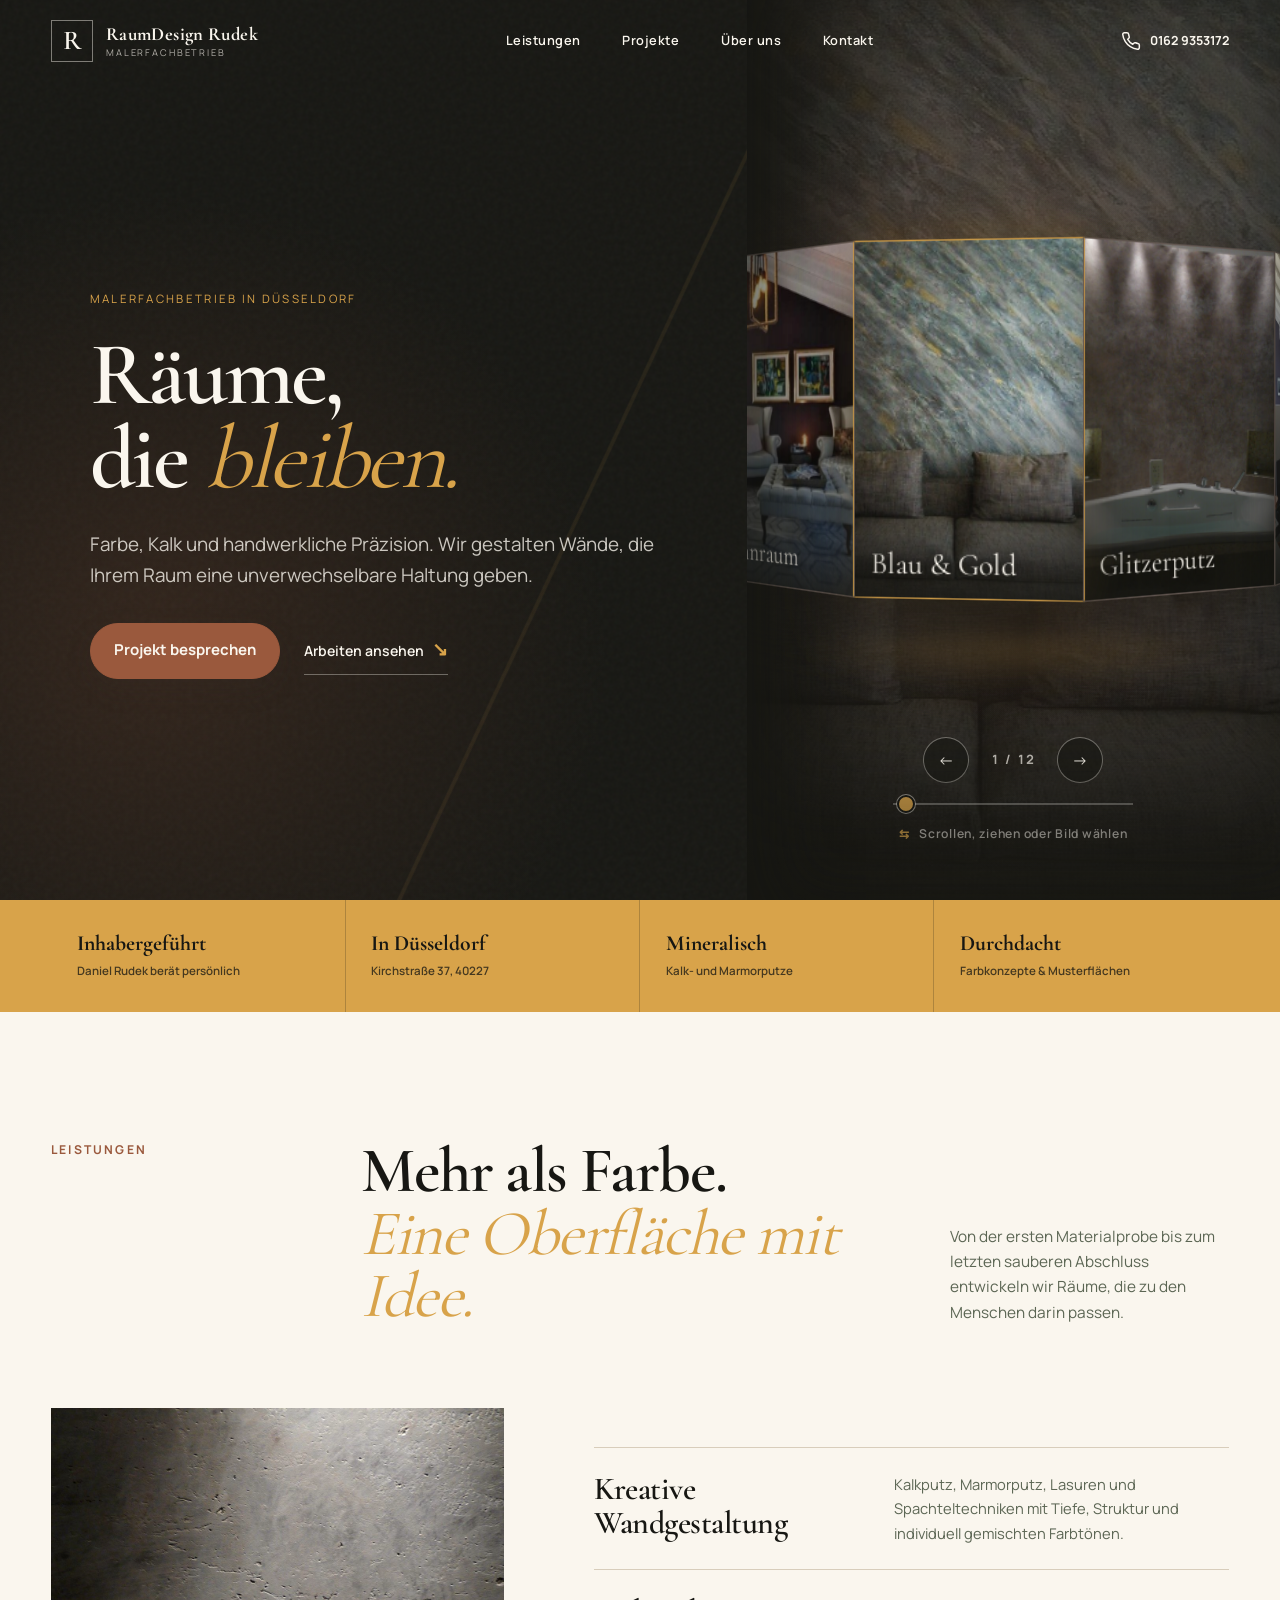
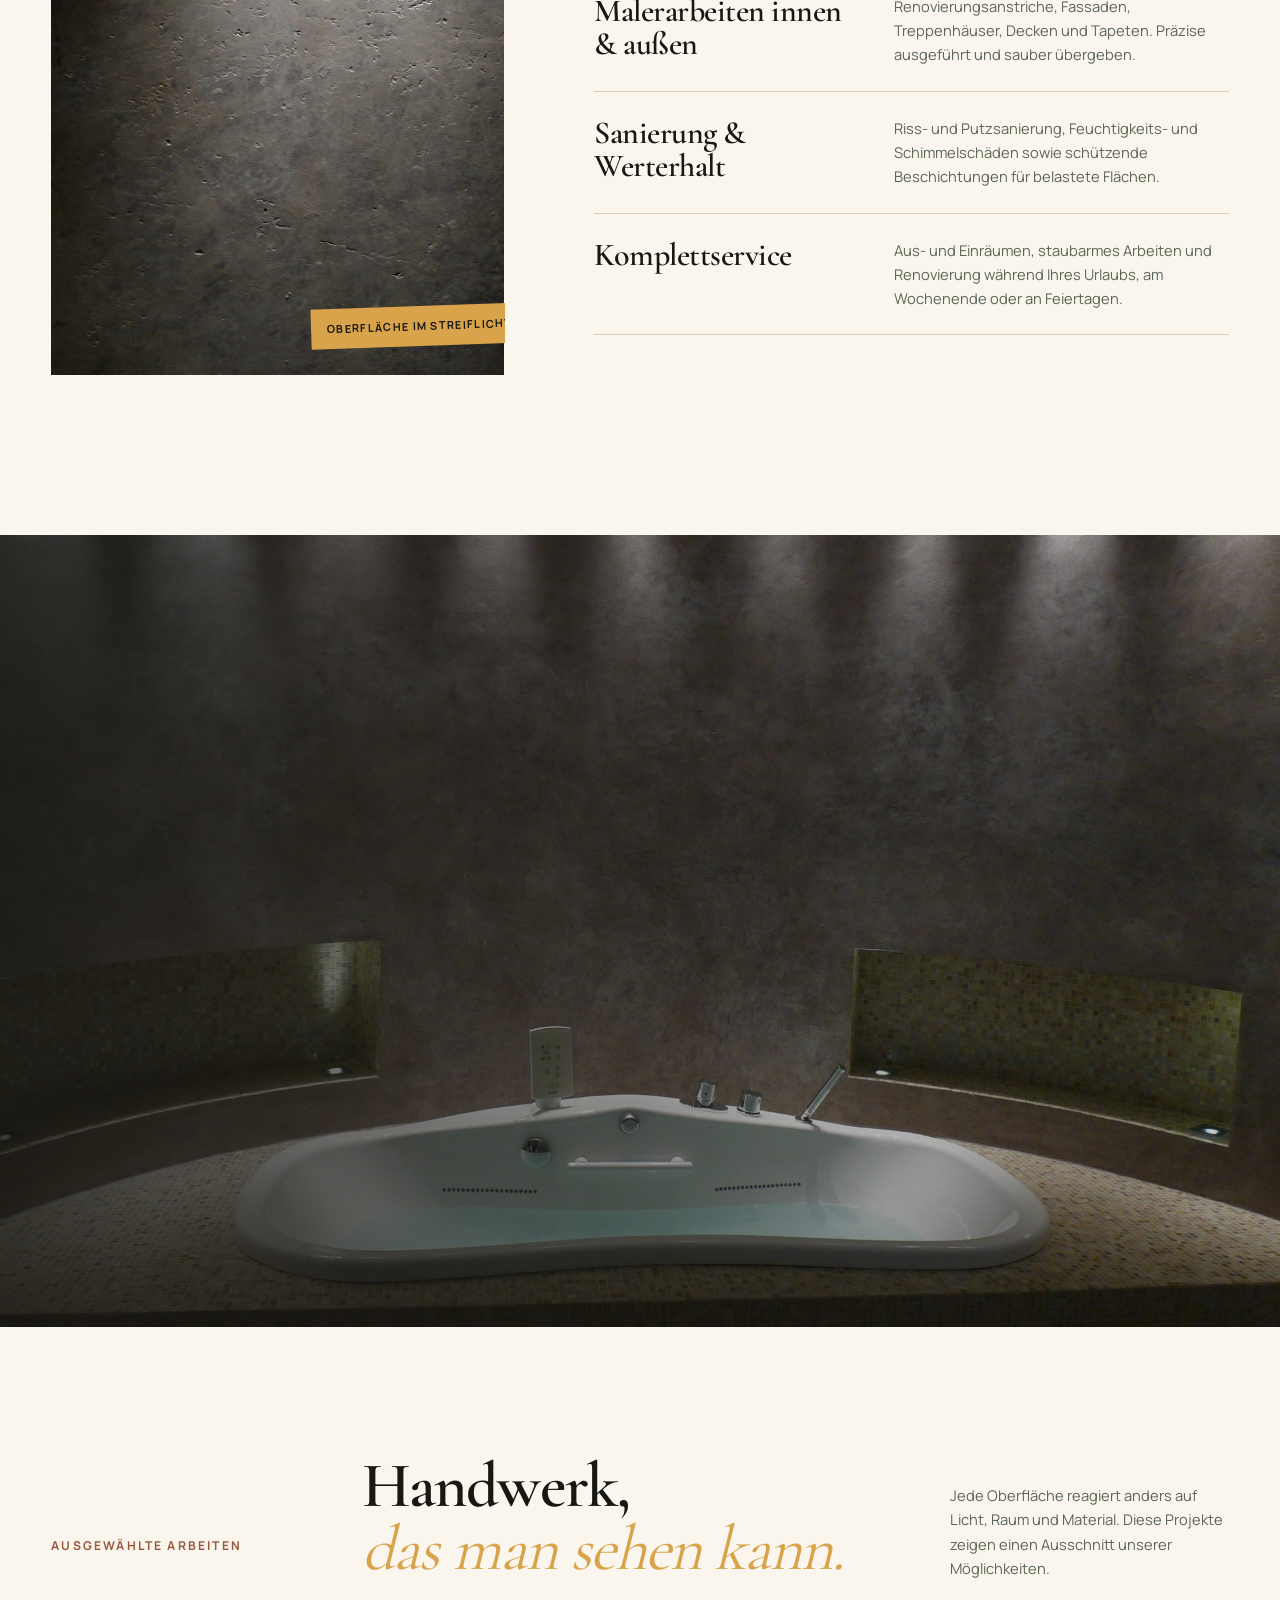
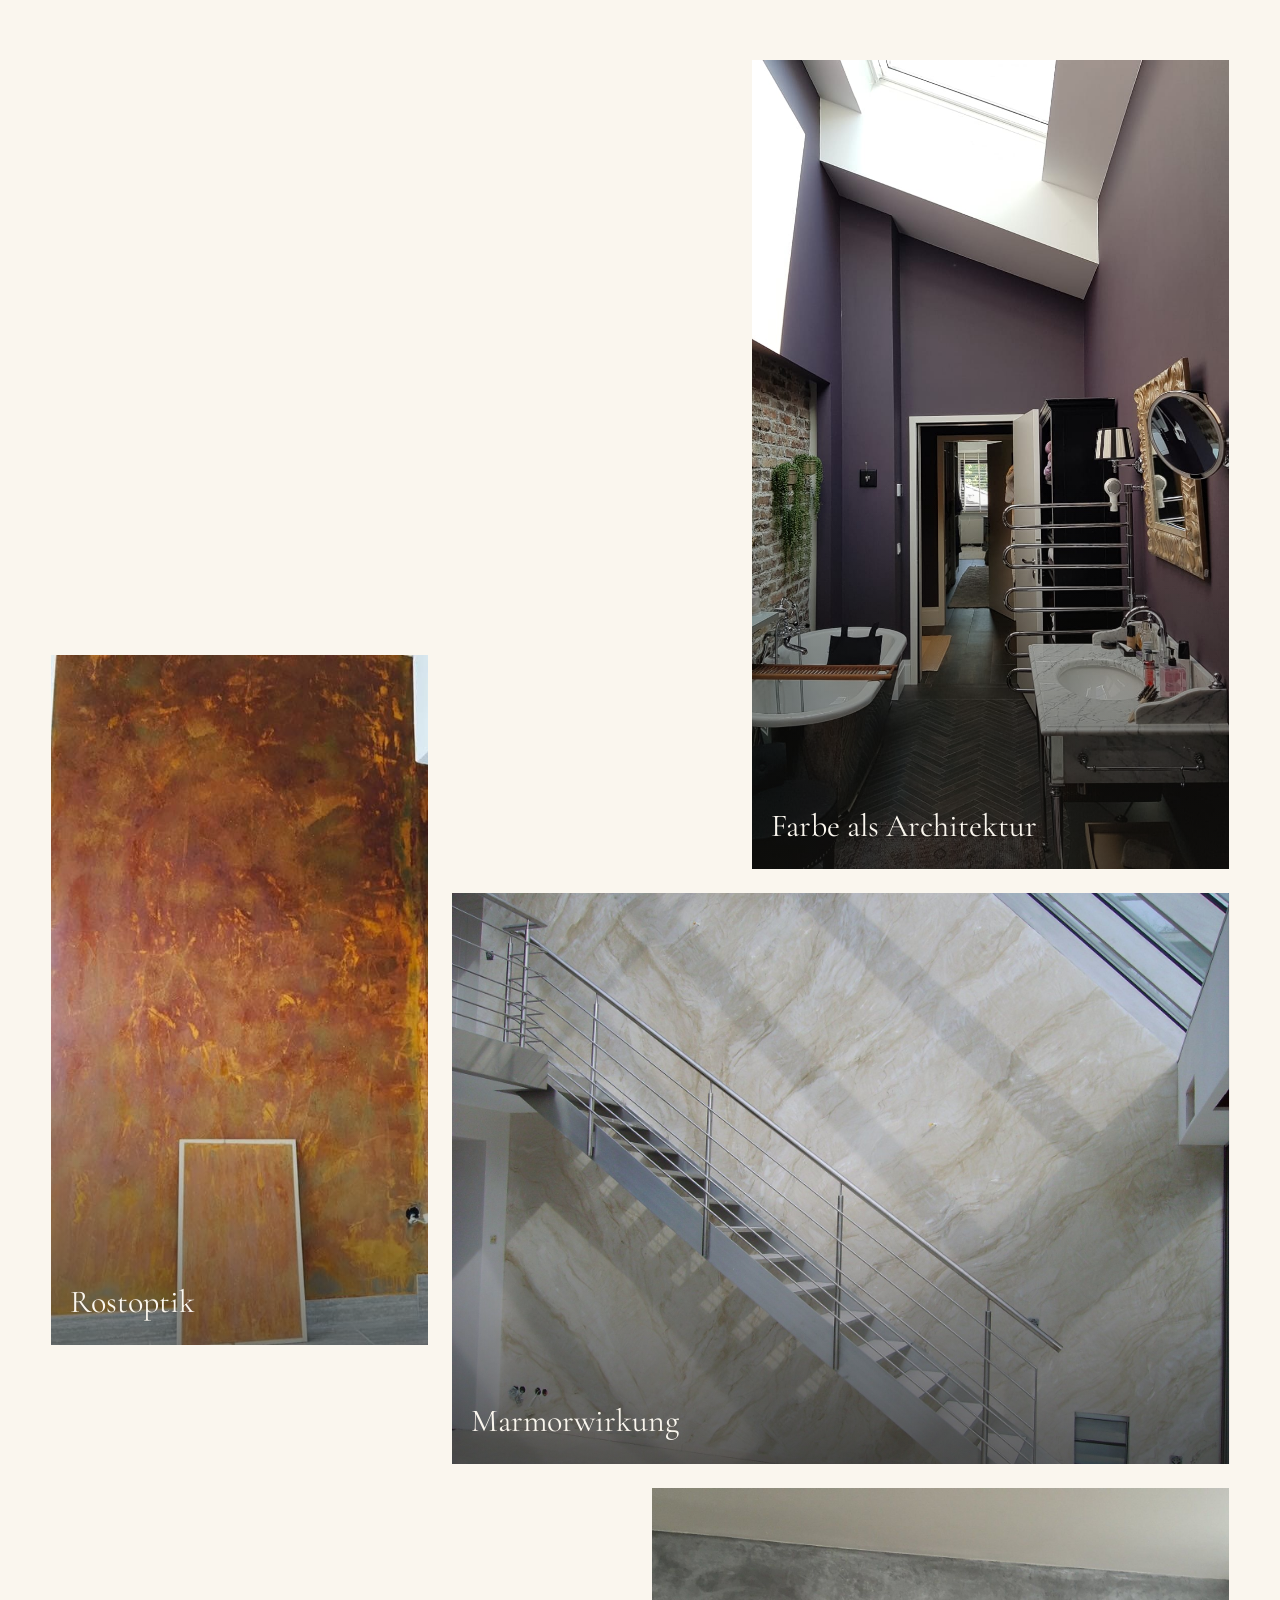
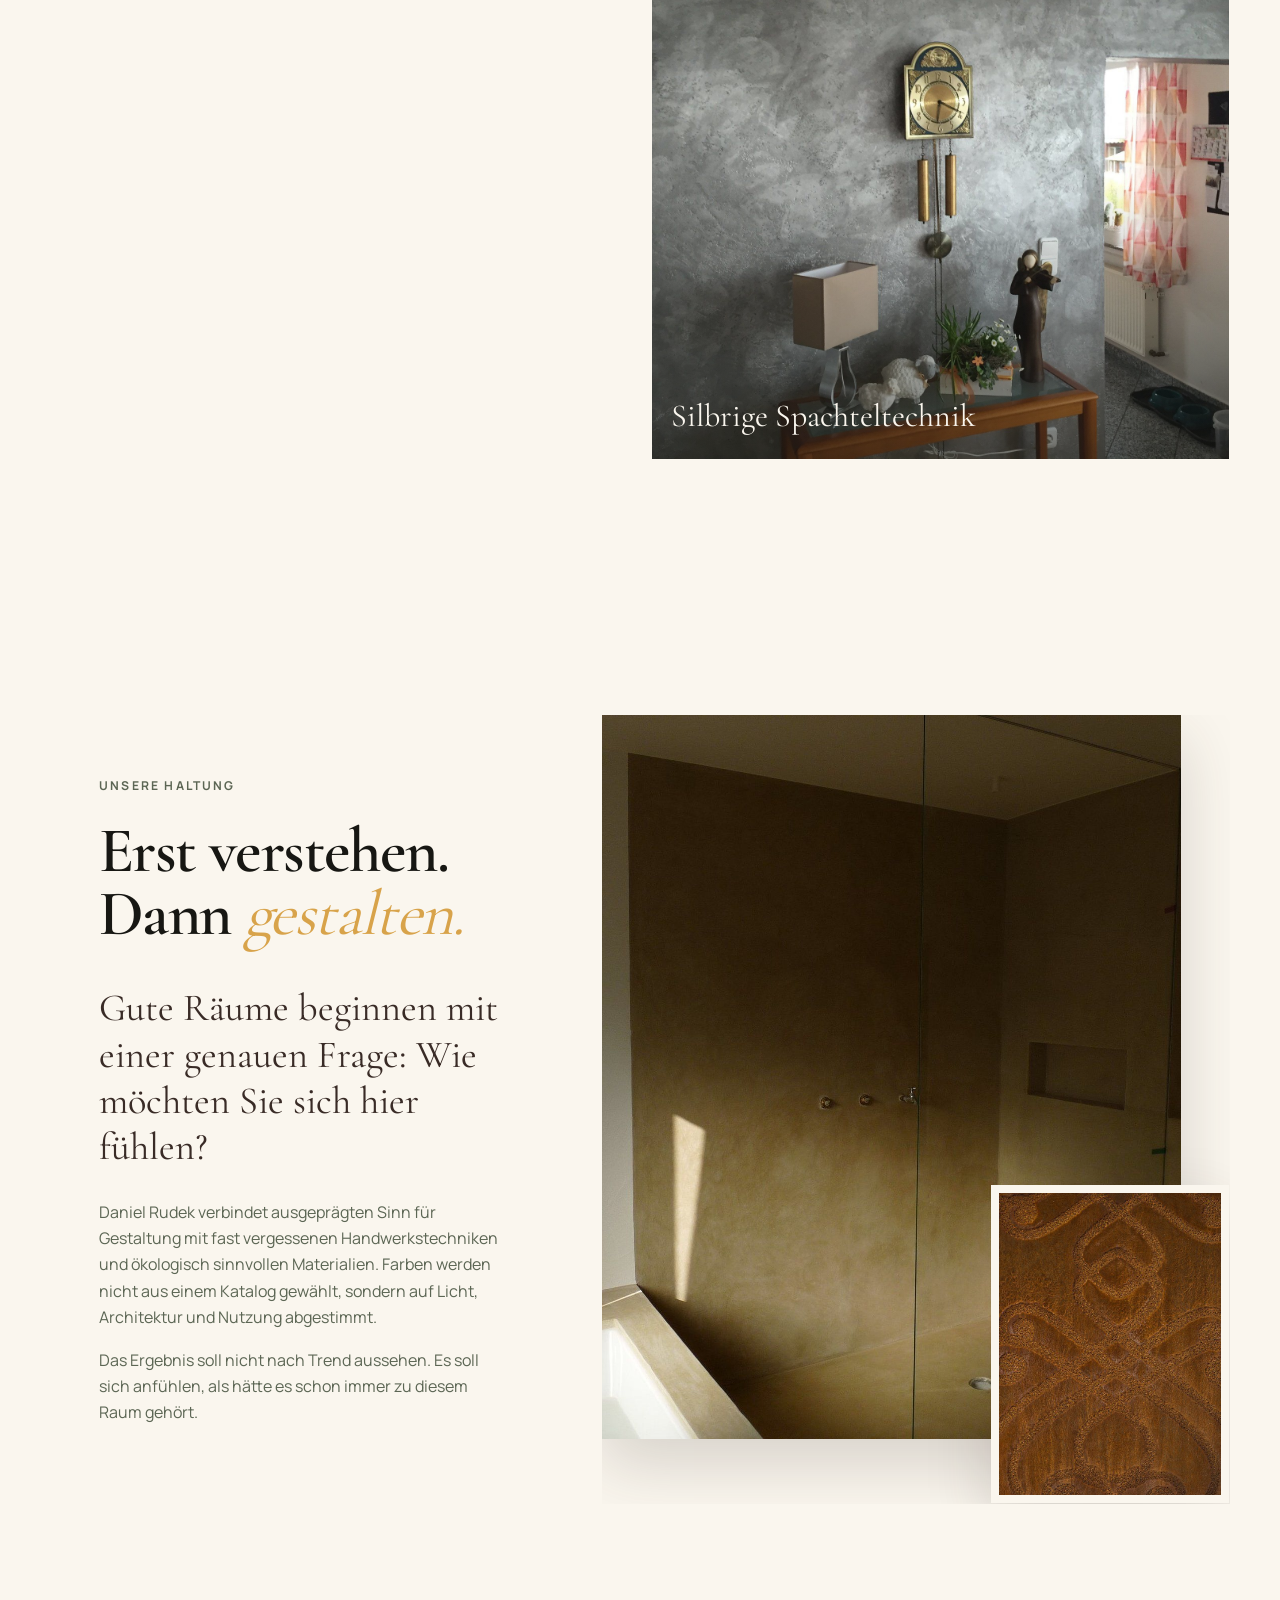
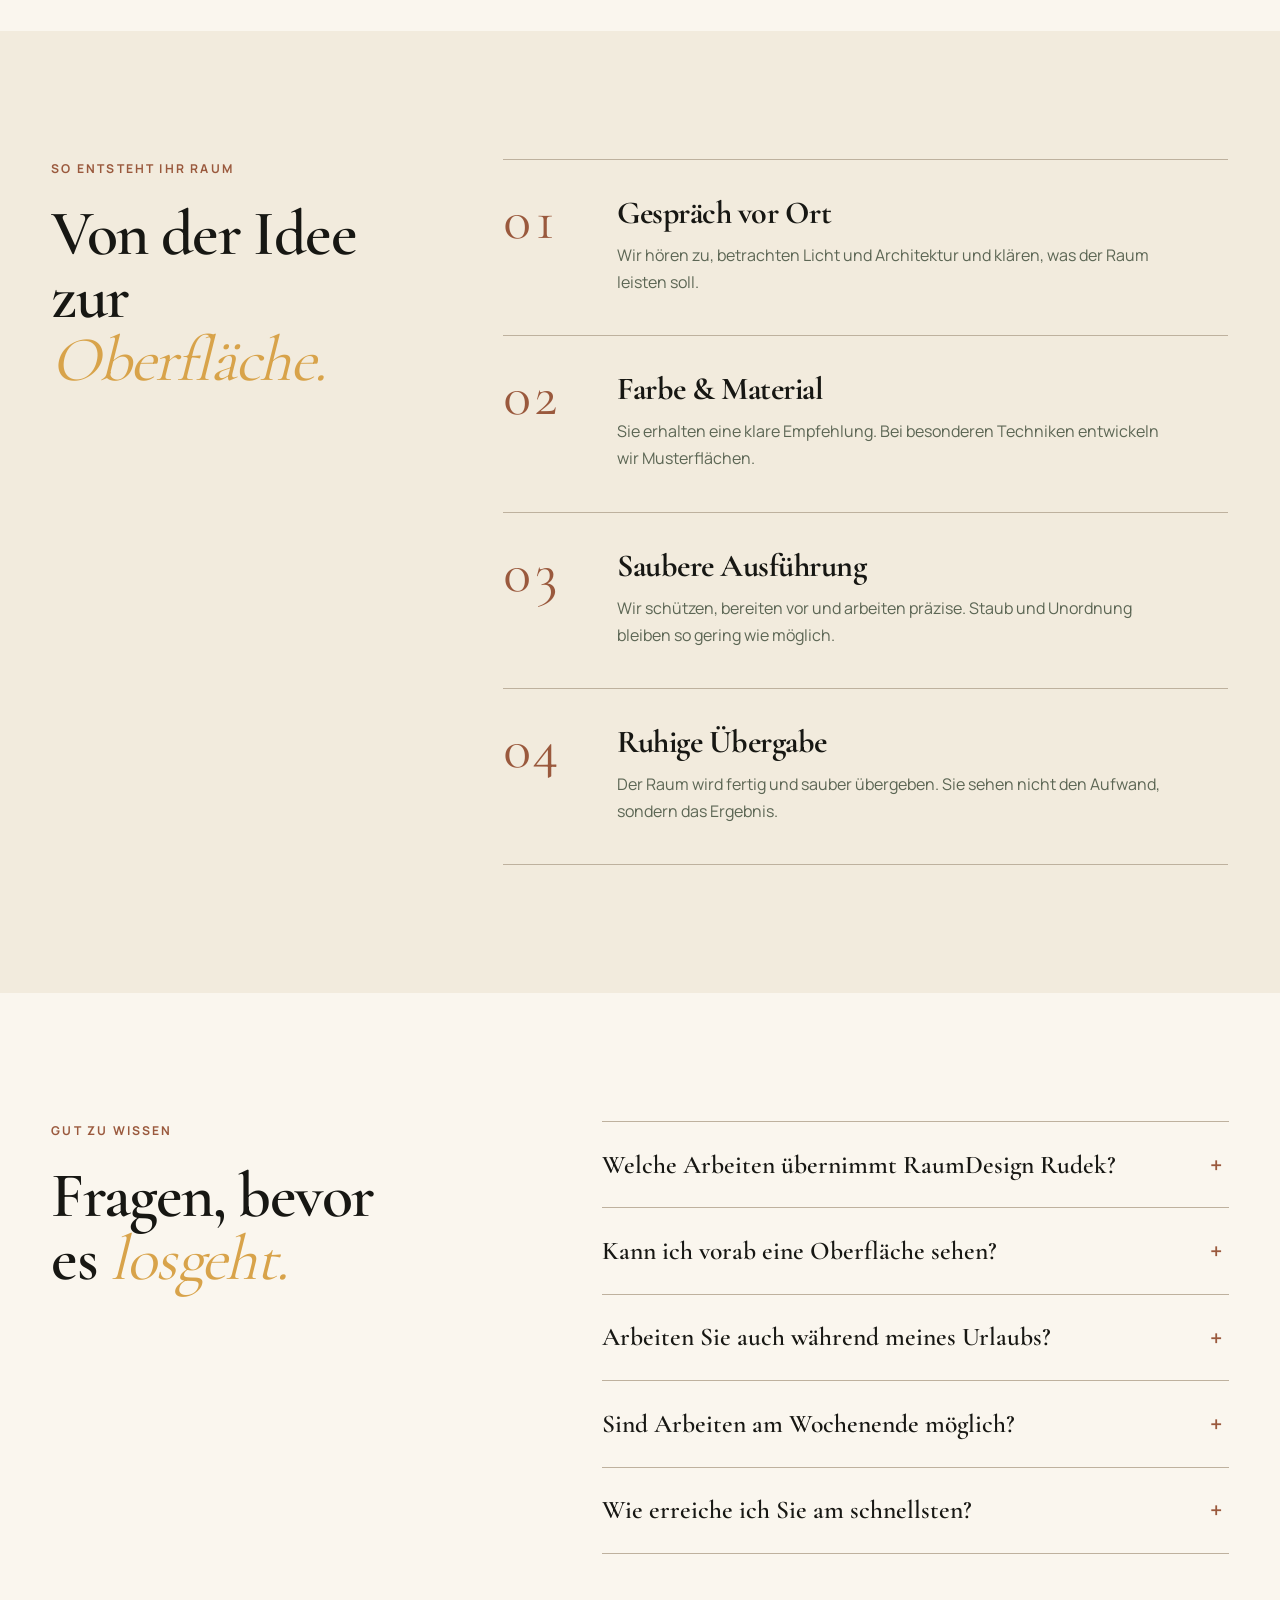
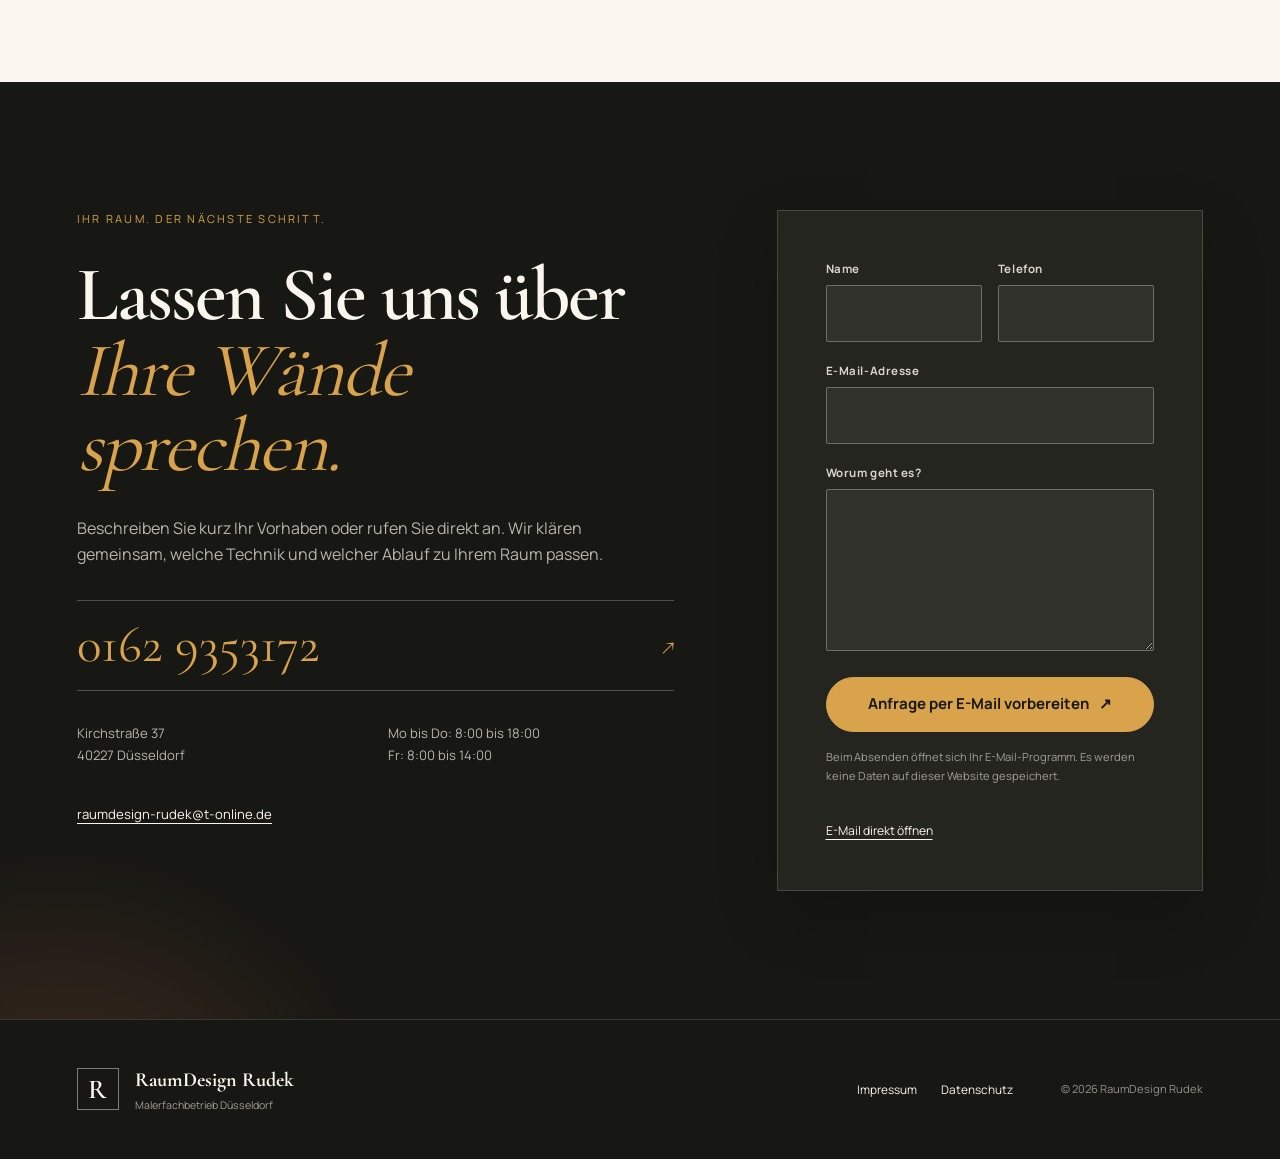
<file: index.html>
<!doctype html>
<html lang="de">
<head>
  <meta charset="utf-8">
  <meta name="viewport" content="width=device-width, initial-scale=1">
  <title>RaumDesign Rudek | Wandgestaltung & Malerfachbetrieb Düsseldorf</title>
  <meta name="description" content="Kreative Wandgestaltung, Kalk- und Marmorputze, Farbkonzepte und Malerarbeiten in Düsseldorf. RaumDesign Rudek gestaltet Räume mit Charakter.">
  <meta name="robots" content="index, follow">
  <meta name="theme-color" content="#171713">
  <link rel="canonical" href="https://raumdesign-rudek-gpt5-6.vercel.app/">
  <meta property="og:type" content="website">
  <meta property="og:locale" content="de_DE">
  <meta property="og:title" content="RaumDesign Rudek | Räume mit Handschrift">
  <meta property="og:description" content="Mineralische Oberflächen, durchdachte Farbkonzepte und präzises Malerhandwerk aus Düsseldorf.">
  <meta property="og:url" content="https://raumdesign-rudek-gpt5-6.vercel.app/">
  <meta property="og:image" content="https://raumdesign-rudek-gpt5-6.vercel.app/assets/images/HQZN6305-1920w.JPG">
  <meta name="twitter:card" content="summary_large_image">
  <link rel="icon" href="favicon.svg" type="image/svg+xml">
  <link rel="stylesheet" href="assets/css/style.css">
  <script type="application/ld+json">
  {
    "@context": "https://schema.org",
    "@type": "HousePainter",
    "name": "RaumDesign Rudek",
    "description": "Malerfachbetrieb für kreative Raum- und Wandgestaltung, Kalk- und Marmorputze, Farbkonzepte und Sanierung.",
    "telephone": "+49 162 9353172",
    "email": "raumdesign-rudek@t-online.de",
    "address": {
      "@type": "PostalAddress",
      "streetAddress": "Kirchstraße 37",
      "postalCode": "40227",
      "addressLocality": "Düsseldorf",
      "addressCountry": "DE"
    },
    "areaServed": "Düsseldorf",
    "openingHoursSpecification": [
      {"@type":"OpeningHoursSpecification","dayOfWeek":["Monday","Tuesday","Wednesday","Thursday"],"opens":"08:00","closes":"18:00"},
      {"@type":"OpeningHoursSpecification","dayOfWeek":"Friday","opens":"08:00","closes":"14:00"}
    ]
  }
  </script>
</head>
<body>
  <a class="skip-link" href="#main">Direkt zum Inhalt</a>

  <header class="site-header" data-header>
    <div class="header-inner">
      <a class="brand" href="#top" aria-label="RaumDesign Rudek Startseite">
        <span class="brand-mark" aria-hidden="true">R</span>
        <span class="brand-copy"><strong>RaumDesign Rudek</strong><small>Malerfachbetrieb</small></span>
      </a>
      <nav class="desktop-nav" aria-label="Hauptnavigation">
        <a href="#leistungen">Leistungen</a>
        <a href="#projekte">Projekte</a>
        <a href="#philosophie">Über uns</a>
        <a href="#kontakt">Kontakt</a>
      </nav>
      <a class="header-phone" href="tel:+491629353172" aria-label="RaumDesign Rudek anrufen">
        <svg viewBox="0 0 24 24" aria-hidden="true"><path d="M22 16.92v3a2 2 0 0 1-2.18 2 19.8 19.8 0 0 1-8.63-3.07 19.5 19.5 0 0 1-6-6 19.8 19.8 0 0 1-3.07-8.67A2 2 0 0 1 4.11 2h3a2 2 0 0 1 2 1.72c.13.96.37 1.9.7 2.81a2 2 0 0 1-.45 2.11L8.09 9.91a16 16 0 0 0 6 6l1.27-1.27a2 2 0 0 1 2.11-.45c.91.33 1.85.57 2.81.7A2 2 0 0 1 22 16.92z"/></svg>
        <span>0162 9353172</span>
      </a>
      <button class="menu-toggle" type="button" aria-expanded="false" aria-controls="mobile-menu" aria-label="Menü öffnen">
        <span></span><span></span>
      </button>
    </div>
    <nav class="mobile-nav" id="mobile-menu" aria-label="Mobile Navigation" hidden>
      <a href="#leistungen">Leistungen</a>
      <a href="#projekte">Projekte</a>
      <a href="#philosophie">Über uns</a>
      <a href="#kontakt">Kontakt</a>
      <a href="tel:+491629353172">Jetzt anrufen</a>
    </nav>
  </header>

  <main id="main">
    <!-- Hero -->
    <section class="hero" id="top">
      <div class="hero-copy">
        <p class="hero-location">Malerfachbetrieb in Düsseldorf</p>
        <h1>Räume,<br>die <em>bleiben.</em></h1>
        <p class="hero-lead">Farbe, Kalk und handwerkliche Präzision. Wir gestalten Wände, die Ihrem Raum eine unverwechselbare Haltung geben.</p>
        <div class="hero-actions">
          <a class="button button-primary" href="#kontakt">Projekt besprechen</a>
          <a class="text-link" href="#projekte">Arbeiten ansehen <span aria-hidden="true">↘</span></a>
        </div>
      </div>
      <div class="hero-showcase" data-hero-showcase aria-label="Rotierendes Projektarchiv von RaumDesign Rudek">
        <img class="hero-showcase-backdrop" src="assets/images/4aabedac-e34f-4d21-bbd4-e9bec39d3ec7-1920w.jpg" width="1024" height="576" alt="" aria-hidden="true">
        <div class="hero-showcase-glow" aria-hidden="true"></div>

        <div class="hero-orbit" data-hero-orbit role="region" aria-roledescription="3D-Karussell" aria-label="Zwölf gestaltete Projekte auswählen">
          <div class="hero-cylinder-stage" data-hero-track>
            <div class="hero-cylinder" data-hero-cylinder>
              <button class="hero-project" type="button" data-hero-project data-index="0" data-title="Lasur in Blau und Gold" aria-label="Lasur in Blau und Gold groß ansehen">
                <img src="assets/images/4aabedac-e34f-4d21-bbd4-e9bec39d3ec7-1920w.jpg" width="1024" height="576" alt="Wohnraum mit blau-goldener Wandlasur von RaumDesign Rudek" fetchpriority="high">
                <span>Blau &amp; Gold</span>
              </button>
              <button class="hero-project" type="button" data-hero-project data-index="1" data-title="Glitzerputz im Wellnessbad" aria-label="Glitzerputz im Wellnessbad groß ansehen">
                <img src="assets/images/Glittzerputz-mit-Lasuren-1920w.JPG" width="1920" height="1440" alt="Wellnessbad mit dunklem Glitzerputz und Lasuren">
                <span>Glitzerputz</span>
              </button>
              <button class="hero-project" type="button" data-hero-project data-index="2" data-title="Farbkonzept in Aubergine" aria-label="Farbkonzept in Aubergine groß ansehen">
                <img src="assets/images/HQZN6305-1920w.JPG" width="1200" height="1600" alt="Offener Wohnraum mit auberginefarbenem Wandkonzept">
                <span>Aubergine</span>
              </button>
              <button class="hero-project" type="button" data-hero-project data-index="3" data-title="Mineralische Silberlasur" aria-label="Mineralische Silberlasur groß ansehen">
                <img src="assets/images/IMG_0464-270ae91a-1920w.JPG" width="1920" height="1440" alt="Silbrig strukturierte mineralische Wandlasur" loading="lazy" decoding="async">
                <span>Silberlasur</span>
              </button>
              <button class="hero-project" type="button" data-hero-project data-index="4" data-title="Relief in Rostoptik" aria-label="Relief in Rostoptik groß ansehen">
                <img src="assets/images/IMG_0593-2880w.JPG" width="592" height="900" alt="Handgearbeitetes Relief mit tiefer Rostoptik" loading="lazy" decoding="async">
                <span>Rostrelief</span>
              </button>
              <button class="hero-project" type="button" data-hero-project data-index="5" data-title="Spachteltechnik in Kupfer" aria-label="Spachteltechnik in Kupfer groß ansehen">
                <img src="assets/images/IMG_2457-1920w.JPG" width="720" height="960" alt="Großflächige Wand in kupferfarbener Spachteltechnik" loading="lazy" decoding="async">
                <span>Kupferspachtel</span>
              </button>
              <button class="hero-project" type="button" data-hero-project data-index="6" data-title="Ornamenttapete im Licht" aria-label="Ornamenttapete im Licht groß ansehen">
                <img src="assets/images/IMG_4313-1920w.JPG" width="1920" height="1440" alt="Große Ornamenttapete mit warmen Wandleuchten" loading="lazy" decoding="async">
                <span>Ornament &amp; Licht</span>
              </button>
              <button class="hero-project" type="button" data-hero-project data-index="7" data-title="Bad in Aubergine" aria-label="Bad in Aubergine groß ansehen">
                <img src="assets/images/KUWS5804-1920w.JPG" width="1200" height="1600" alt="Bad mit auberginefarbenen Wänden und Naturstein" loading="lazy" decoding="async">
                <span>Bad in Aubergine</span>
              </button>
              <button class="hero-project" type="button" data-hero-project data-index="8" data-title="Fugenloses Bad" aria-label="Fugenloses Bad groß ansehen">
                <img src="assets/images/P1010150-1920w.JPG" width="1920" height="1440" alt="Fugenlose mineralische Badgestaltung in warmem Naturton" loading="lazy" decoding="async">
                <span>Fugenlos</span>
              </button>
              <button class="hero-project" type="button" data-hero-project data-index="9" data-title="Betonoptik im Streiflicht" aria-label="Betonoptik im Streiflicht groß ansehen">
                <img src="assets/images/P1010496-2880w.JPG" width="1920" height="1440" alt="Dunkle Betonoptik mit sichtbarer Handarbeit im Streiflicht" loading="lazy" decoding="async">
                <span>Betonoptik</span>
              </button>
              <button class="hero-project" type="button" data-hero-project data-index="10" data-title="Lasur im Treppenraum" aria-label="Lasur im Treppenraum groß ansehen">
                <img src="assets/images/Stuhhi-mit-Lasuren-077aab10-1920w.JPG" width="1920" height="1440" alt="Heller Treppenraum mit großflächiger Lasur" loading="lazy" decoding="async">
                <span>Treppenraum</span>
              </button>
              <button class="hero-project" type="button" data-hero-project data-index="11" data-title="Wohnraum in Aubergine" aria-label="Wohnraum in Aubergine groß ansehen">
                <img src="assets/images/hero-gestaltet-raum.JPG" width="960" height="646" alt="Wohnraum mit tief auberginefarbenen Wänden" loading="lazy" decoding="async">
                <span>Wohnraum</span>
              </button>
            </div>
          </div>

          <div class="hero-orbit-footer">
            <div class="hero-orbit-controls" aria-label="Karussell steuern">
              <button type="button" class="hero-orbit-button" data-hero-prev aria-label="Vorheriges Projekt">←</button>
              <p><span data-hero-current>1</span> / 12</p>
              <button type="button" class="hero-orbit-button" data-hero-next aria-label="Nächstes Projekt">→</button>
            </div>
            <label class="hero-scrubber">
              <span class="sr-only">Projektzylinder drehen</span>
              <input type="range" min="0" max="360" value="0" step="1" data-hero-scrubber aria-label="Projektzylinder drehen">
            </label>
            <p class="hero-orbit-hint"><span aria-hidden="true">⇆</span> Scrollen, ziehen oder Bild wählen</p>
          </div>
          <p class="sr-only" data-hero-status aria-live="polite">Projekt 1 von 12: Lasur in Blau und Gold</p>
        </div>

        <div class="hero-focus" data-hero-focus hidden role="dialog" aria-labelledby="hero-focus-title">
          <button type="button" class="hero-focus-close" data-hero-close aria-label="Großansicht schließen">×</button>
          <figure class="hero-focus-figure">
            <div class="hero-focus-image-wrap">
              <img data-hero-focus-image src="assets/images/4aabedac-e34f-4d21-bbd4-e9bec39d3ec7-1920w.jpg" alt="Wohnraum mit blau-goldener Wandlasur von RaumDesign Rudek">
              <span class="hero-focus-light" aria-hidden="true"></span>
            </div>
            <figcaption>
              <span>Aus dem Projektarchiv</span>
              <strong id="hero-focus-title" data-hero-focus-title>Lasur in Blau und Gold</strong>
              <small data-hero-focus-index>01 / 12</small>
            </figcaption>
          </figure>
          <p class="sr-only" data-hero-focus-status aria-live="polite"></p>
        </div>
      </div>
    </section>

    <!-- Trust -->
    <section class="fact-strip" aria-label="Unser Profil">
      <div><strong>Inhabergeführt</strong><span>Daniel Rudek berät persönlich</span></div>
      <div><strong>In Düsseldorf</strong><span>Kirchstraße 37, 40227</span></div>
      <div><strong>Mineralisch</strong><span>Kalk- und Marmorputze</span></div>
      <div><strong>Durchdacht</strong><span>Farbkonzepte & Musterflächen</span></div>
    </section>

    <!-- Services -->
    <section class="services section" id="leistungen">
      <div class="services-intro" data-reveal="left">
        <p class="section-index">Leistungen</p>
        <h2>Mehr als Farbe.<br><em>Eine Oberfläche mit Idee.</em></h2>
        <p>Von der ersten Materialprobe bis zum letzten sauberen Abschluss entwickeln wir Räume, die zu den Menschen darin passen.</p>
      </div>
      <div class="services-layout">
        <figure class="services-image" data-reveal="scale">
          <img src="assets/images/P1010496-2880w.JPG" width="1800" height="1200" alt="Dunkle, handgearbeitete mineralische Wandoberfläche im Streiflicht" loading="lazy">
          <figcaption>Oberfläche im Streiflicht</figcaption>
        </figure>
        <div class="service-list" data-reveal="right">
          <article>
            <h3>Kreative Wandgestaltung</h3>
            <p>Kalkputz, Marmorputz, Lasuren und Spachteltechniken mit Tiefe, Struktur und individuell gemischten Farbtönen.</p>
          </article>
          <article>
            <h3>Malerarbeiten innen & außen</h3>
            <p>Renovierungsanstriche, Fassaden, Treppenhäuser, Decken und Tapeten. Präzise ausgeführt und sauber übergeben.</p>
          </article>
          <article>
            <h3>Sanierung & Werterhalt</h3>
            <p>Riss- und Putzsanierung, Feuchtigkeits- und Schimmelschäden sowie schützende Beschichtungen für belastete Flächen.</p>
          </article>
          <article>
            <h3>Komplettservice</h3>
            <p>Aus- und Einräumen, staubarmes Arbeiten und Renovierung während Ihres Urlaubs, am Wochenende oder an Feiertagen.</p>
          </article>
        </div>
      </div>
    </section>

    <!-- Material statement -->
    <section class="material-stage">
      <img src="assets/images/Glittzerputz-mit-Lasuren-1920w.JPG" width="1920" height="1280" alt="Wellnessraum mit schimmernder Lasur und mineralischer Wandgestaltung" loading="lazy">
      <div class="material-overlay"></div>
      <div class="material-copy" data-reveal="wipe">
        <p>Material mit Wirkung</p>
        <blockquote>„Eine Wand ist nie nur Hintergrund. Sie verändert, wie ein Raum sich anfühlt.“</blockquote>
        <span>Kalk nimmt Feuchtigkeit auf, wirkt alkalisch und schafft ein gesundes Raumklima.</span>
      </div>
    </section>

    <!-- Projects -->
    <section class="projects section" id="projekte">
      <div class="projects-heading">
        <p class="section-index">Ausgewählte Arbeiten</p>
        <h2>Handwerk,<br><em>das man sehen kann.</em></h2>
        <p>Jede Oberfläche reagiert anders auf Licht, Raum und Material. Diese Projekte zeigen einen Ausschnitt unserer Möglichkeiten.</p>
      </div>
      <div class="project-grid">
        <button class="project project-wide" type="button" data-lightbox="assets/images/4aabedac-e34f-4d21-bbd4-e9bec39d3ec7-1920w.jpg" data-caption="Lasur mit lebendiger Tiefenwirkung" data-reveal="clip">
          <img src="assets/images/4aabedac-e34f-4d21-bbd4-e9bec39d3ec7-1920w.jpg" width="1920" height="1080" alt="Wohnraum mit blau-goldener strukturierter Wandlasur" loading="lazy">
          <span>Lasur mit Tiefenwirkung</span>
        </button>
        <button class="project project-tall" type="button" data-lightbox="assets/images/KUWS5804-1920w.JPG" data-caption="Farbkonzept mit architektonischer Klarheit" data-reveal="scale">
          <img src="assets/images/KUWS5804-1920w.JPG" width="1200" height="1600" alt="Badezimmer mit tief violetten Wänden, Backstein und Dachlicht" loading="lazy">
          <span>Farbe als Architektur</span>
        </button>
        <button class="project project-detail" type="button" data-lightbox="assets/images/IMG_2457-1920w.JPG" data-caption="Rostoptik als handgearbeitete Oberfläche" data-reveal="left">
          <img src="assets/images/IMG_2457-1920w.JPG" width="900" height="1200" alt="Handgearbeitete Wand in warmer Rostoptik" loading="lazy">
          <span>Rostoptik</span>
        </button>
        <button class="project project-light" type="button" data-lightbox="assets/images/Stuhhi-mit-Lasuren-077aab10-1920w.JPG" data-caption="Helle Marmorwirkung im Treppenraum" data-reveal="right">
          <img src="assets/images/Stuhhi-mit-Lasuren-077aab10-1920w.JPG" width="1920" height="1280" alt="Großzügiger Treppenraum mit heller marmorierter Wandgestaltung" loading="lazy">
          <span>Marmorwirkung</span>
        </button>
        <button class="project project-pattern" type="button" data-lightbox="assets/images/IMG_4313-1920w.JPG" data-caption="Tapezierte Akzentwand mit präzisem Musteranschluss" data-reveal="clip">
          <img src="assets/images/IMG_4313-1920w.JPG" width="1920" height="1280" alt="Dunkle Akzentwand mit großformatiger ornamentaler Tapete" loading="lazy">
          <span>Präzision im Detail</span>
        </button>
        <button class="project project-silver" type="button" data-lightbox="assets/images/IMG_0464-270ae91a-1920w.JPG" data-caption="Silbrige Spachteltechnik im Wohnraum" data-reveal="scale">
          <img src="assets/images/IMG_0464-270ae91a-1920w.JPG" width="1920" height="1280" alt="Wohnraum mit silbrig strukturierter Spachtelwand" loading="lazy">
          <span>Silbrige Spachteltechnik</span>
        </button>
      </div>
    </section>

    <!-- Philosophy -->
    <section class="philosophy section" id="philosophie">
      <div class="philosophy-copy" data-reveal="left">
        <p class="section-index">Unsere Haltung</p>
        <h2>Erst verstehen.<br>Dann <em>gestalten.</em></h2>
        <p class="large-copy">Gute Räume beginnen mit einer genauen Frage: Wie möchten Sie sich hier fühlen?</p>
        <p>Daniel Rudek verbindet ausgeprägten Sinn für Gestaltung mit fast vergessenen Handwerkstechniken und ökologisch sinnvollen Materialien. Farben werden nicht aus einem Katalog gewählt, sondern auf Licht, Architektur und Nutzung abgestimmt.</p>
        <p>Das Ergebnis soll nicht nach Trend aussehen. Es soll sich anfühlen, als hätte es schon immer zu diesem Raum gehört.</p>
      </div>
      <div class="philosophy-visual" data-reveal="right">
        <img class="philosophy-main" src="assets/images/P1010150-1920w.JPG" width="1920" height="1280" alt="Mineralisch gestaltetes Bad in warmen Naturtönen" loading="lazy">
        <img class="philosophy-swatch" src="assets/images/IMG_0593-2880w.JPG" width="900" height="1200" alt="Nahaufnahme einer ornamentalen Kupferoberfläche" loading="lazy">
      </div>
    </section>

    <!-- Process -->
    <section class="process section" aria-labelledby="process-title">
      <div class="process-heading">
        <p class="section-index">So entsteht Ihr Raum</p>
        <h2 id="process-title">Von der Idee<br>zur <em>Oberfläche.</em></h2>
      </div>
      <ol class="process-list">
        <li data-reveal="up"><span>01</span><div><h3>Gespräch vor Ort</h3><p>Wir hören zu, betrachten Licht und Architektur und klären, was der Raum leisten soll.</p></div></li>
        <li data-reveal="up"><span>02</span><div><h3>Farbe & Material</h3><p>Sie erhalten eine klare Empfehlung. Bei besonderen Techniken entwickeln wir Musterflächen.</p></div></li>
        <li data-reveal="up"><span>03</span><div><h3>Saubere Ausführung</h3><p>Wir schützen, bereiten vor und arbeiten präzise. Staub und Unordnung bleiben so gering wie möglich.</p></div></li>
        <li data-reveal="up"><span>04</span><div><h3>Ruhige Übergabe</h3><p>Der Raum wird fertig und sauber übergeben. Sie sehen nicht den Aufwand, sondern das Ergebnis.</p></div></li>
      </ol>
    </section>

    <!-- FAQ -->
    <section class="faq section" aria-labelledby="faq-title">
      <div class="faq-intro">
        <p class="section-index">Gut zu wissen</p>
        <h2 id="faq-title">Fragen, bevor<br>es <em>losgeht.</em></h2>
      </div>
      <div class="faq-list">
        <details>
          <summary>Welche Arbeiten übernimmt RaumDesign Rudek?</summary>
          <p>Wir übernehmen klassische Malerarbeiten, kreative Wand- und Deckengestaltung, Tapeten, Kalk- und Marmorputze, Lasuren sowie Riss-, Putz- und Schimmelsanierung.</p>
        </details>
        <details>
          <summary>Kann ich vorab eine Oberfläche sehen?</summary>
          <p>Ja. Für individuelle Farbkonzepte und besondere Techniken können Musterflächen entwickelt werden. So entscheiden Sie anhand von Material und Lichtwirkung.</p>
        </details>
        <details>
          <summary>Arbeiten Sie auch während meines Urlaubs?</summary>
          <p>Ja. Eine Urlaubsrenovierung mit Aus- und Einräumservice gehört zum Angebot. Der genaue Ablauf wird vorab gemeinsam festgelegt.</p>
        </details>
        <details>
          <summary>Sind Arbeiten am Wochenende möglich?</summary>
          <p>Wochenend- und Feiertagsrenovierungen sind besonders für Büros, Praxen und Lokale möglich. Termine stimmen wir individuell ab.</p>
        </details>
        <details>
          <summary>Wie erreiche ich Sie am schnellsten?</summary>
          <p>Rufen Sie unter 0162 9353172 an. Montag bis Donnerstag erreichen Sie uns von 8 bis 18 Uhr, freitags von 8 bis 14 Uhr.</p>
        </details>
      </div>
    </section>

    <!-- Contact -->
    <section class="contact" id="kontakt">
      <div class="contact-text" data-reveal="left">
        <p class="contact-label">Ihr Raum. Der nächste Schritt.</p>
        <h2>Lassen Sie uns über<br><em>Ihre Wände sprechen.</em></h2>
        <p>Beschreiben Sie kurz Ihr Vorhaben oder rufen Sie direkt an. Wir klären gemeinsam, welche Technik und welcher Ablauf zu Ihrem Raum passen.</p>
        <a class="contact-phone" href="tel:+491629353172">0162 9353172 <span aria-hidden="true">↗</span></a>
        <div class="contact-facts">
          <address>Kirchstraße 37<br>40227 Düsseldorf</address>
          <p>Mo bis Do: 8:00 bis 18:00<br>Fr: 8:00 bis 14:00</p>
          <a href="mailto:raumdesign-rudek@t-online.de">raumdesign-rudek@t-online.de</a>
        </div>
      </div>
      <form class="contact-form" id="contact-form" novalidate>
        <div class="field-row">
          <div class="field"><label for="name">Name</label><input id="name" name="name" autocomplete="name" required></div>
          <div class="field"><label for="phone">Telefon</label><input id="phone" name="phone" type="tel" autocomplete="tel"></div>
        </div>
        <div class="field"><label for="email">E-Mail-Adresse</label><input id="email" name="email" type="email" autocomplete="email" required></div>
        <div class="field"><label for="message">Worum geht es?</label><textarea id="message" name="message" rows="5" required></textarea></div>
        <button class="button button-inverse" type="submit">Anfrage per E-Mail vorbereiten <span aria-hidden="true">↗</span></button>
        <p class="form-note">Beim Absenden öffnet sich Ihr E-Mail-Programm. Es werden keine Daten auf dieser Website gespeichert.</p>
        <p class="form-status" id="form-status" role="status" aria-live="polite"></p>
        <a class="form-fallback" id="form-fallback" href="mailto:raumdesign-rudek@t-online.de">E-Mail direkt öffnen</a>
      </form>
    </section>
  </main>

  <footer class="site-footer">
    <div class="footer-brand"><span class="brand-mark" aria-hidden="true">R</span><div><strong>RaumDesign Rudek</strong><span>Malerfachbetrieb Düsseldorf</span></div></div>
    <nav aria-label="Rechtliches"><a href="impressum.html">Impressum</a><a href="datenschutz.html">Datenschutz</a></nav>
    <p>© <span data-year></span> RaumDesign Rudek</p>
  </footer>

  <a class="floating-call" href="tel:+491629353172" aria-label="RaumDesign Rudek jetzt anrufen">
    <svg viewBox="0 0 24 24" aria-hidden="true"><path d="M22 16.92v3a2 2 0 0 1-2.18 2 19.8 19.8 0 0 1-8.63-3.07 19.5 19.5 0 0 1-6-6 19.8 19.8 0 0 1-3.07-8.67A2 2 0 0 1 4.11 2h3a2 2 0 0 1 2 1.72c.13.96.37 1.9.7 2.81a2 2 0 0 1-.45 2.11L8.09 9.91a16 16 0 0 0 6 6l1.27-1.27a2 2 0 0 1 2.11-.45c.91.33 1.85.57 2.81.7A2 2 0 0 1 22 16.92z"/></svg>
  </a>

  <dialog class="lightbox" id="lightbox" aria-label="Projektansicht">
    <button class="lightbox-close" type="button" aria-label="Projektansicht schließen">×</button>
    <img src="assets/images/4aabedac-e34f-4d21-bbd4-e9bec39d3ec7-1920w.jpg" alt="">
    <p></p>
  </dialog>

  <script src="assets/js/main.js"></script>
</body>
</html>
</file>
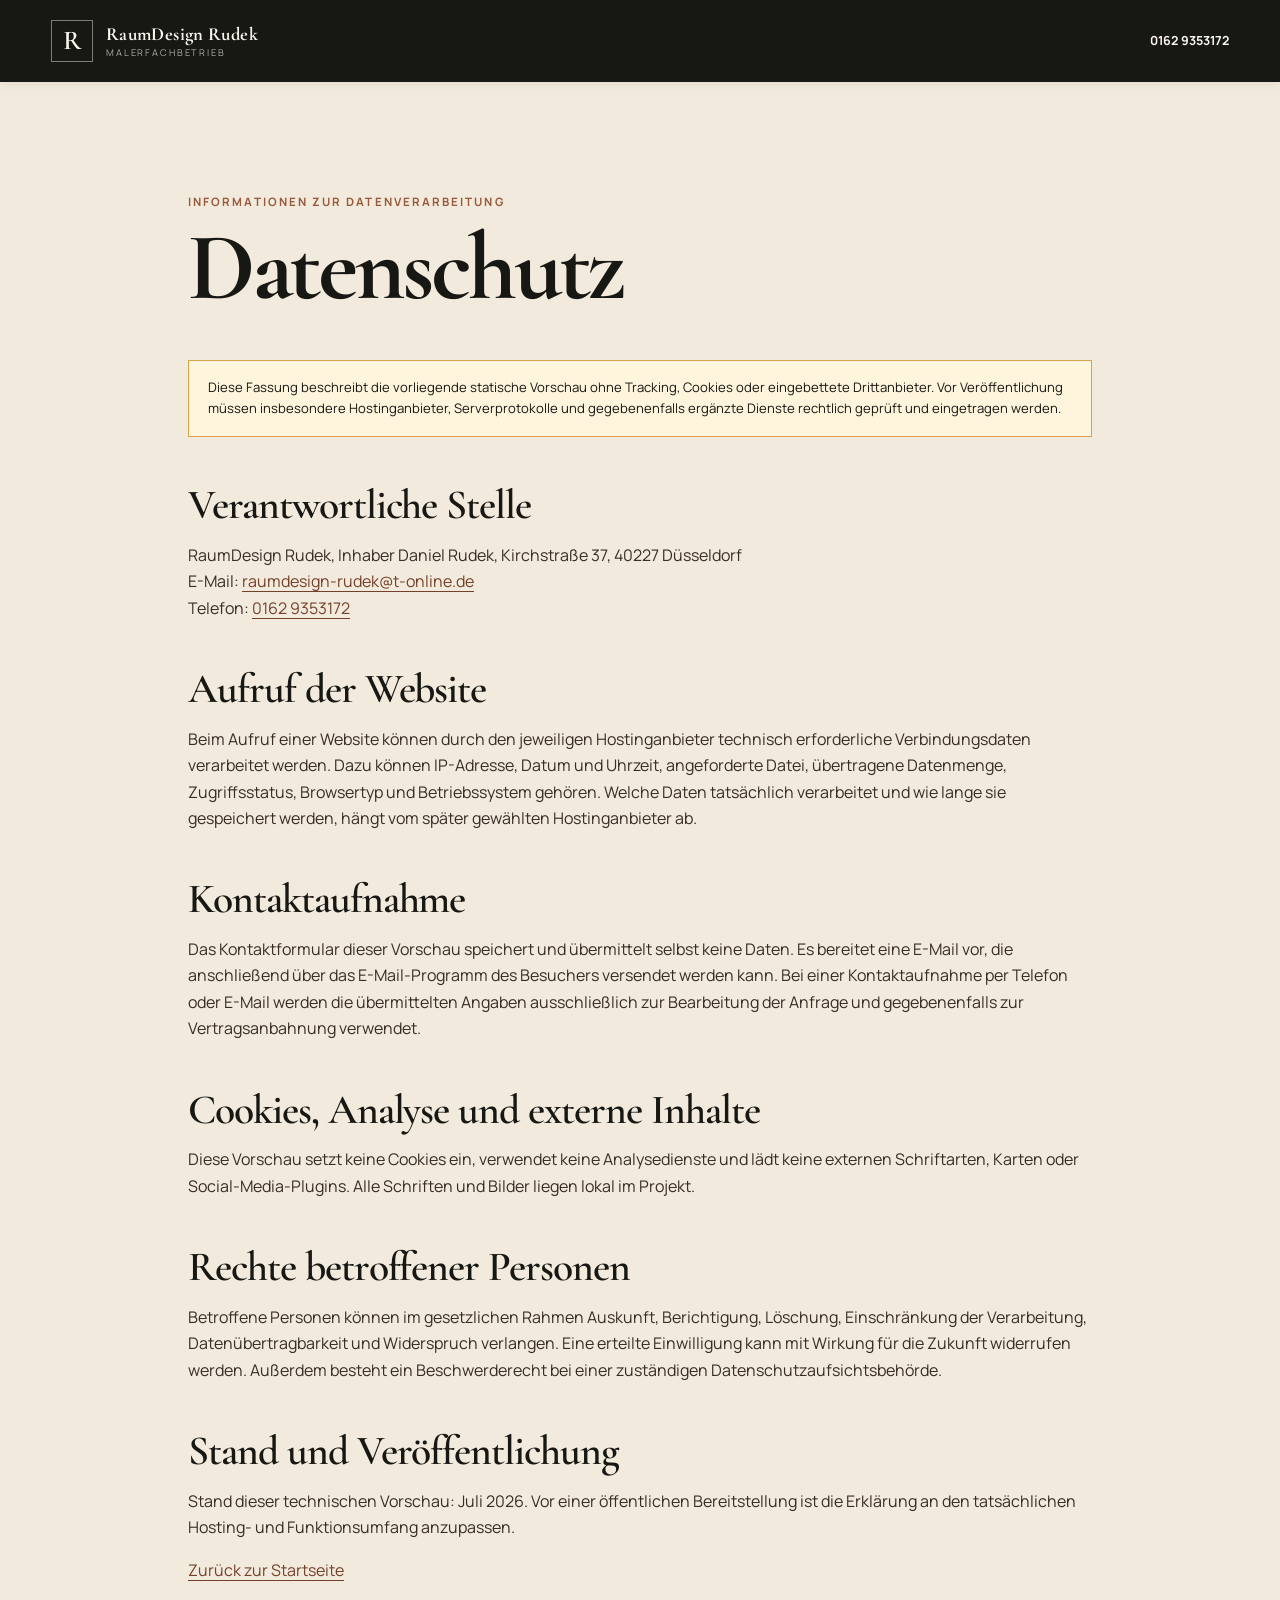
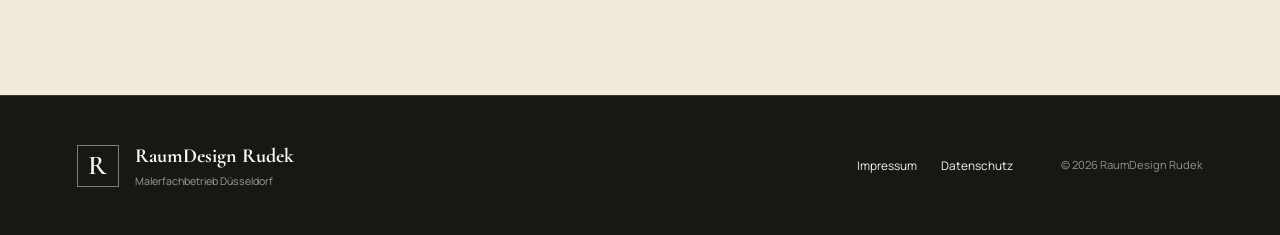
<file: datenschutz.html>
<!doctype html>
<html lang="de">
<head>
  <meta charset="utf-8">
  <meta name="viewport" content="width=device-width, initial-scale=1">
  <title>Datenschutz | RaumDesign Rudek</title>
  <meta name="robots" content="noindex, nofollow">
  <link rel="icon" href="favicon.svg" type="image/svg+xml">
  <link rel="stylesheet" href="assets/css/style.css">
</head>
<body class="subpage">
  <a class="skip-link" href="#main">Direkt zum Inhalt</a>
  <header class="site-header is-scrolled">
    <div class="header-inner">
      <a class="brand" href="index.html"><span class="brand-mark" aria-hidden="true">R</span><span class="brand-copy"><strong>RaumDesign Rudek</strong><small>Malerfachbetrieb</small></span></a>
      <a class="header-phone" href="tel:+491629353172"><span>0162 9353172</span></a>
    </div>
  </header>
  <main class="legal-main" id="main">
    <p>Informationen zur Datenverarbeitung</p>
    <h1>Datenschutz</h1>
    <p class="legal-note">Diese Fassung beschreibt die vorliegende statische Vorschau ohne Tracking, Cookies oder eingebettete Drittanbieter. Vor Veröffentlichung müssen insbesondere Hostinganbieter, Serverprotokolle und gegebenenfalls ergänzte Dienste rechtlich geprüft und eingetragen werden.</p>

    <h2>Verantwortliche Stelle</h2>
    <p>RaumDesign Rudek, Inhaber Daniel Rudek, Kirchstraße 37, 40227 Düsseldorf<br>E-Mail: <a href="mailto:raumdesign-rudek@t-online.de">raumdesign-rudek@t-online.de</a><br>Telefon: <a href="tel:+491629353172">0162 9353172</a></p>

    <h2>Aufruf der Website</h2>
    <p>Beim Aufruf einer Website können durch den jeweiligen Hostinganbieter technisch erforderliche Verbindungsdaten verarbeitet werden. Dazu können IP-Adresse, Datum und Uhrzeit, angeforderte Datei, übertragene Datenmenge, Zugriffsstatus, Browsertyp und Betriebssystem gehören. Welche Daten tatsächlich verarbeitet und wie lange sie gespeichert werden, hängt vom später gewählten Hostinganbieter ab.</p>

    <h2>Kontaktaufnahme</h2>
    <p>Das Kontaktformular dieser Vorschau speichert und übermittelt selbst keine Daten. Es bereitet eine E-Mail vor, die anschließend über das E-Mail-Programm des Besuchers versendet werden kann. Bei einer Kontaktaufnahme per Telefon oder E-Mail werden die übermittelten Angaben ausschließlich zur Bearbeitung der Anfrage und gegebenenfalls zur Vertragsanbahnung verwendet.</p>

    <h2>Cookies, Analyse und externe Inhalte</h2>
    <p>Diese Vorschau setzt keine Cookies ein, verwendet keine Analysedienste und lädt keine externen Schriftarten, Karten oder Social-Media-Plugins. Alle Schriften und Bilder liegen lokal im Projekt.</p>

    <h2>Rechte betroffener Personen</h2>
    <p>Betroffene Personen können im gesetzlichen Rahmen Auskunft, Berichtigung, Löschung, Einschränkung der Verarbeitung, Datenübertragbarkeit und Widerspruch verlangen. Eine erteilte Einwilligung kann mit Wirkung für die Zukunft widerrufen werden. Außerdem besteht ein Beschwerderecht bei einer zuständigen Datenschutzaufsichtsbehörde.</p>

    <h2>Stand und Veröffentlichung</h2>
    <p>Stand dieser technischen Vorschau: Juli 2026. Vor einer öffentlichen Bereitstellung ist die Erklärung an den tatsächlichen Hosting- und Funktionsumfang anzupassen.</p>
    <p><a href="index.html">Zurück zur Startseite</a></p>
  </main>
  <footer class="site-footer"><div class="footer-brand"><span class="brand-mark" aria-hidden="true">R</span><div><strong>RaumDesign Rudek</strong><span>Malerfachbetrieb Düsseldorf</span></div></div><nav><a href="impressum.html">Impressum</a><a href="datenschutz.html">Datenschutz</a></nav><p>© <span data-year></span> RaumDesign Rudek</p></footer>
  <script src="assets/js/main.js"></script>
</body>
</html>
</file>
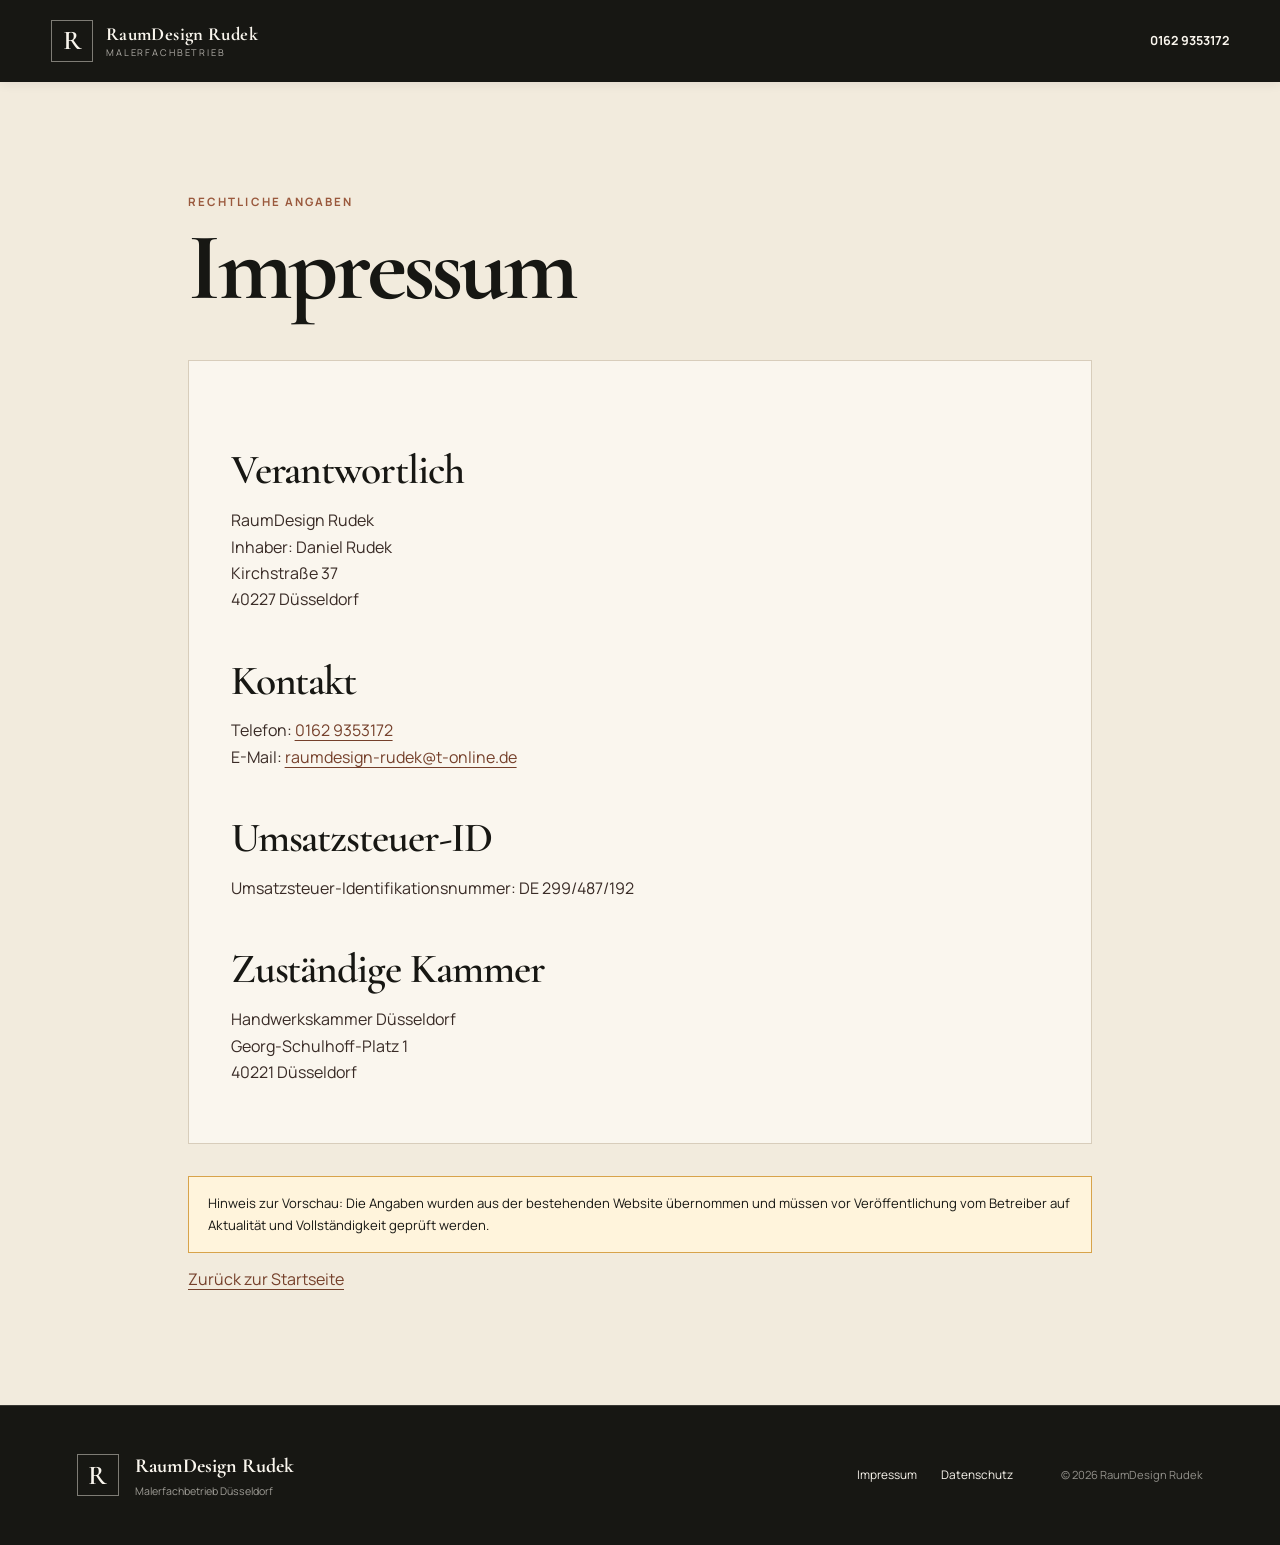
<file: impressum.html>
<!doctype html>
<html lang="de">
<head>
  <meta charset="utf-8">
  <meta name="viewport" content="width=device-width, initial-scale=1">
  <title>Impressum | RaumDesign Rudek</title>
  <meta name="robots" content="noindex, nofollow">
  <link rel="icon" href="favicon.svg" type="image/svg+xml">
  <link rel="stylesheet" href="assets/css/style.css">
</head>
<body class="subpage">
  <a class="skip-link" href="#main">Direkt zum Inhalt</a>
  <header class="site-header is-scrolled">
    <div class="header-inner">
      <a class="brand" href="index.html"><span class="brand-mark" aria-hidden="true">R</span><span class="brand-copy"><strong>RaumDesign Rudek</strong><small>Malerfachbetrieb</small></span></a>
      <a class="header-phone" href="tel:+491629353172"><span>0162 9353172</span></a>
    </div>
  </header>
  <main class="legal-main" id="main">
    <p>Rechtliche Angaben</p>
    <h1>Impressum</h1>
    <div class="legal-box">
      <h2>Verantwortlich</h2>
      <p>RaumDesign Rudek<br>Inhaber: Daniel Rudek<br>Kirchstraße 37<br>40227 Düsseldorf</p>
      <h2>Kontakt</h2>
      <p>Telefon: <a href="tel:+491629353172">0162 9353172</a><br>E-Mail: <a href="mailto:raumdesign-rudek@t-online.de">raumdesign-rudek@t-online.de</a></p>
      <h2>Umsatzsteuer-ID</h2>
      <p>Umsatzsteuer-Identifikationsnummer: DE 299/487/192</p>
      <h2>Zuständige Kammer</h2>
      <p>Handwerkskammer Düsseldorf<br>Georg-Schulhoff-Platz 1<br>40221 Düsseldorf</p>
    </div>
    <p class="legal-note">Hinweis zur Vorschau: Die Angaben wurden aus der bestehenden Website übernommen und müssen vor Veröffentlichung vom Betreiber auf Aktualität und Vollständigkeit geprüft werden.</p>
    <p><a href="index.html">Zurück zur Startseite</a></p>
  </main>
  <footer class="site-footer"><div class="footer-brand"><span class="brand-mark" aria-hidden="true">R</span><div><strong>RaumDesign Rudek</strong><span>Malerfachbetrieb Düsseldorf</span></div></div><nav><a href="impressum.html">Impressum</a><a href="datenschutz.html">Datenschutz</a></nav><p>© <span data-year></span> RaumDesign Rudek</p></footer>
  <script src="assets/js/main.js"></script>
</body>
</html>
</file>
<file: assets/css/style.css>
@font-face{font-family:"Cormorant Garamond";src:url("../fonts/cormorant-400.ttf") format("truetype");font-weight:400;font-style:normal;font-display:swap}
@font-face{font-family:"Cormorant Garamond";src:url("../fonts/cormorant-600.ttf") format("truetype");font-weight:600;font-style:normal;font-display:swap}
@font-face{font-family:"Cormorant Garamond";src:url("../fonts/cormorant-700.ttf") format("truetype");font-weight:700;font-style:normal;font-display:swap}
@font-face{font-family:"Manrope";src:url("../fonts/manrope-400.ttf") format("truetype");font-weight:400;font-style:normal;font-display:swap}
@font-face{font-family:"Manrope";src:url("../fonts/manrope-500.ttf") format("truetype");font-weight:500;font-style:normal;font-display:swap}
@font-face{font-family:"Manrope";src:url("../fonts/manrope-600.ttf") format("truetype");font-weight:600;font-style:normal;font-display:swap}
@font-face{font-family:"Manrope";src:url("../fonts/manrope-700.ttf") format("truetype");font-weight:700;font-style:normal;font-display:swap}

:root{
  --ink:#171713;
  --umber:#392b26;
  --clay:#9a593d;
  --clay-dark:#75402b;
  --gold:#d8a34a;
  --sage:#5c6654;
  --taupe:#988c7b;
  --line:#d8cdbb;
  --line-strong:#beb19e;
  --limestone:#f2ebdd;
  --bone:#faf6ee;
  --error:#a33a2b;
  --success:#356347;
  --font-display:"Cormorant Garamond",serif;
  --font-body:"Manrope",sans-serif;
  --ease-out:cubic-bezier(.16,1,.3,1);
  --container:1320px;
  --section-space:clamp(5.5rem,10vw,9.5rem);
  --shadow-1:0 2px 10px rgba(57,43,38,.08);
  --shadow-2:0 12px 30px rgba(57,43,38,.12);
  --shadow-3:0 24px 60px rgba(57,43,38,.18);
  --shadow-4:0 20px 52px rgba(23,23,19,.28)
}

*,*::before,*::after{box-sizing:border-box}
html{scroll-behavior:smooth;scroll-padding-top:88px}
body{margin:0;background:var(--bone);color:var(--ink);font-family:var(--font-body);font-size:16px;line-height:1.65;overflow-x:hidden}
body.menu-open{overflow:hidden}
img{display:block;max-width:100%;height:auto}
a{color:inherit;text-decoration:none}
button,input,textarea{font:inherit}
button{color:inherit}
h1,h2,h3,p,figure,blockquote{margin-top:0}
h1,h2{font-family:var(--font-display);text-wrap:balance}
h2{font-size:clamp(2.8rem,5vw,4.5rem);line-height:.98;letter-spacing:-.025em;font-weight:600;margin-bottom:2rem}
h2 em,h1 em{font-weight:400;color:var(--gold)}
h3{font-size:1.2rem;line-height:1.3;letter-spacing:-.015em}
address{font-style:normal}
::selection{background:var(--gold);color:var(--ink)}

.skip-link{position:fixed;z-index:200;left:1rem;top:1rem;transform:translateY(-180%);background:var(--gold);color:var(--ink);padding:.8rem 1rem;font-weight:700;border-radius:2px;transition:transform .2s ease}
.skip-link:focus{transform:translateY(0)}
:focus-visible{outline:3px solid var(--gold);outline-offset:4px}
.sr-only{position:absolute!important;width:1px!important;height:1px!important;padding:0!important;margin:-1px!important;overflow:hidden!important;clip:rect(0,0,0,0)!important;white-space:nowrap!important;border:0!important}

.section{max-width:var(--container);margin-inline:auto;padding:var(--section-space) clamp(1.125rem,4vw,4rem)}
.section-index{font-size:.76rem;font-weight:700;text-transform:uppercase;letter-spacing:.18em;color:var(--clay);margin-bottom:1.5rem}
.button{min-height:50px;display:inline-flex;align-items:center;justify-content:center;gap:.6rem;border-radius:999px;padding:.9rem 1.45rem;font-size:.94rem;font-weight:700;border:1px solid transparent;cursor:pointer;transition:background-color .18s ease,color .18s ease,transform .18s ease,box-shadow .18s ease}
.button-primary{background:var(--clay);color:var(--bone);border-color:var(--clay);box-shadow:0 10px 26px rgba(57,43,38,.18)}
.button-primary:hover{background:var(--clay-dark);box-shadow:0 14px 34px rgba(57,43,38,.24);transform:translateY(-2px)}
.button-primary:active{background:var(--umber);transform:translateY(1px)}
.button-inverse{background:var(--gold);color:var(--ink);border-color:var(--gold)}
.button-inverse:hover{background:var(--bone);border-color:var(--bone);transform:translateY(-2px)}

/* Header */
.site-header{position:fixed;z-index:80;left:0;right:0;top:0;color:var(--bone);transition:background-color .25s ease,box-shadow .25s ease}
.site-header.is-scrolled{background:rgba(23,23,19,.94);box-shadow:var(--shadow-1);backdrop-filter:blur(16px)}
.header-inner{height:82px;max-width:1440px;margin:auto;padding:0 clamp(1.125rem,4vw,3.5rem);display:flex;align-items:center;justify-content:space-between;gap:2rem}
.brand{display:flex;align-items:center;gap:.8rem;min-width:max-content}
.brand-mark{display:grid;place-items:center;width:42px;height:42px;border:1px solid rgba(250,246,238,.45);font-family:var(--font-display);font-size:1.7rem;font-weight:600;line-height:1}
.brand-copy{display:flex;flex-direction:column;line-height:1.1}
.brand-copy strong{font-family:var(--font-display);font-size:1.16rem;letter-spacing:.02em}
.brand-copy small{font-size:.58rem;text-transform:uppercase;letter-spacing:.2em;color:rgba(250,246,238,.67);margin-top:.25rem}
.desktop-nav{display:flex;align-items:center;gap:clamp(1.25rem,3vw,2.8rem);font-size:.8rem;font-weight:600;letter-spacing:.04em}
.desktop-nav a{position:relative;padding:.75rem .1rem}
.desktop-nav a::after{content:"";position:absolute;height:1px;left:0;right:100%;bottom:.45rem;background:var(--gold);transition:right .28s var(--ease-out)}
.desktop-nav a:hover::after,.desktop-nav a:focus-visible::after{right:0}
.header-phone{display:flex;align-items:center;gap:.55rem;font-size:.78rem;font-weight:700;min-height:44px}
.header-phone svg,.floating-call svg{width:20px;height:20px;fill:none;stroke:currentColor;stroke-width:1.8;stroke-linecap:round;stroke-linejoin:round}
.menu-toggle{display:none;width:48px;height:48px;border:0;background:transparent;position:relative;cursor:pointer}
.menu-toggle span{position:absolute;left:12px;width:24px;height:1px;background:currentColor;transition:transform .28s var(--ease-out),top .28s var(--ease-out)}
.menu-toggle span:first-child{top:19px}.menu-toggle span:last-child{top:28px}
.menu-toggle[aria-expanded="true"] span:first-child{top:24px;transform:rotate(45deg)}
.menu-toggle[aria-expanded="true"] span:last-child{top:24px;transform:rotate(-45deg)}
.mobile-nav{position:fixed;inset:82px 0 0;background:var(--ink);padding:2rem 1.2rem 7rem;flex-direction:column;justify-content:center;align-items:flex-start}
.mobile-nav:not([hidden]){display:flex}
.mobile-nav a{font-family:var(--font-display);font-size:clamp(2.4rem,12vw,4.8rem);line-height:1.08;min-height:52px}
.mobile-nav a:last-child{font-family:var(--font-body);font-size:1rem;color:var(--gold);margin-top:2rem}

/* Hero */
.hero{position:relative;min-height:100svh;background:var(--ink);color:var(--bone);display:grid;grid-template-columns:minmax(0,7fr) minmax(340px,5fr);overflow:hidden}
.hero::before{content:"";position:absolute;inset:0;background:radial-gradient(circle at 12% 72%,rgba(154,89,61,.21),transparent 35%),linear-gradient(115deg,transparent 0 48%,rgba(216,163,74,.08) 48.1% 48.25%,transparent 48.35%);pointer-events:none}
.hero::after{content:"";position:absolute;inset:0;opacity:.045;pointer-events:none;background-image:url("data:image/svg+xml,%3Csvg viewBox='0 0 180 180' xmlns='http://www.w3.org/2000/svg'%3E%3Cfilter id='n'%3E%3CfeTurbulence type='fractalNoise' baseFrequency='.95' numOctaves='2' stitchTiles='stitch'/%3E%3C/filter%3E%3Crect width='100%25' height='100%25' filter='url(%23n)' opacity='.8'/%3E%3C/svg%3E")}
.hero-copy{position:relative;z-index:2;align-self:center;padding:clamp(8rem,14vw,12rem) clamp(1.125rem,7vw,8.5rem) 7rem;max-width:900px}
.hero-location{font-size:.72rem;text-transform:uppercase;letter-spacing:.2em;color:var(--gold);margin-bottom:1.6rem;opacity:0;animation:heroSlide .8s .15s var(--ease-out) forwards}
.hero h1{font-size:clamp(3.5rem,7vw,6rem);line-height:.93;letter-spacing:-.035em;font-weight:600;margin:0 0 1.8rem;opacity:0;animation:heroWipe .95s .28s var(--ease-out) forwards}
.hero h1 em{display:inline;font-style:italic}
.hero-lead{font-size:clamp(1rem,1.5vw,1.18rem);line-height:1.65;color:rgba(250,246,238,.78);max-width:570px;margin-bottom:2rem;opacity:0;animation:heroSlide .8s .52s var(--ease-out) forwards}
.hero-actions{display:flex;align-items:center;gap:1.5rem;flex-wrap:wrap;opacity:0;animation:heroSlide .8s .66s var(--ease-out) forwards}
.text-link{min-height:48px;display:inline-flex;align-items:center;gap:.5rem;border-bottom:1px solid rgba(250,246,238,.35);font-size:.88rem;font-weight:600}
.text-link span{color:var(--gold);font-size:1.2rem;transition:transform .22s var(--ease-out)}
.text-link:hover span{transform:translate(.2rem,.2rem)}
.hero-showcase{position:relative;z-index:1;height:100svh;min-height:680px;overflow:hidden;isolation:isolate;background:var(--umber)}
.hero-showcase::before{content:"";position:absolute;z-index:-1;inset:0;pointer-events:none;background:linear-gradient(90deg,rgba(23,23,19,.95),rgba(23,23,19,.3) 32%,rgba(23,23,19,.42)),linear-gradient(0deg,rgba(23,23,19,.88),transparent 48%)}
.hero-showcase::after{content:"";position:absolute;z-index:7;inset:0;pointer-events:none;box-shadow:inset 34px 0 60px rgba(23,23,19,.52),inset 0 -110px 100px rgba(23,23,19,.48)}
.hero-showcase-backdrop{position:absolute;z-index:-2;inset:0;width:100%;height:100%;object-fit:cover;object-position:center;filter:saturate(.72) contrast(1.08);opacity:.46;transform:scale(1.05);animation:heroImage 1.4s .1s var(--ease-out) forwards;pointer-events:none}
.hero-showcase-glow{position:absolute;z-index:-1;inset:0;pointer-events:none;background:radial-gradient(circle at 50% 42%,rgba(216,163,74,.23),transparent 34%),radial-gradient(circle at 50% 45%,rgba(154,89,61,.28),transparent 58%);animation:stageBreath 6s 1s ease-in-out infinite}
.hero-orbit{position:relative;z-index:4;height:100%;padding:5.9rem .75rem 1rem;display:flex;flex-direction:column;justify-content:center;touch-action:pan-y;user-select:none;transition:opacity .35s ease,filter .35s ease}
.hero-showcase.is-focusing .hero-orbit{opacity:0;filter:blur(10px);pointer-events:none}
.hero-cylinder-stage{--radius:clamp(14rem,24vw,21rem);--card-w:clamp(8.5rem,13vw,11.75rem);--card-h:clamp(12.75rem,20vw,17.6rem);position:relative;height:min(67vh,610px);min-height:410px;perspective:1050px;perspective-origin:50% 46%;cursor:grab;transform-style:preserve-3d;overflow:visible}
.hero-cylinder-stage::before{content:"";position:absolute;left:50%;bottom:5%;width:min(90%,31rem);height:19%;border-radius:50%;background:radial-gradient(ellipse,rgba(216,163,74,.24),rgba(23,23,19,0) 68%);filter:blur(18px);transform:translateX(-50%) rotateX(72deg);pointer-events:none}
.hero-cylinder-stage.is-dragging{cursor:grabbing}
.hero-cylinder{position:absolute;left:50%;top:47%;width:var(--card-w);height:var(--card-h);transform-style:preserve-3d;transform:translate3d(-50%,-50%,0) rotateY(var(--rotation,0deg));will-change:transform}
.hero-project{--angle:0deg;--lift:0rem;--card-scale:1;position:absolute;inset:0;width:100%;height:100%;padding:0;border:1px solid rgba(250,246,238,.22);border-radius:2px;overflow:hidden;background:var(--umber);box-shadow:0 24px 56px rgba(23,23,19,.58);cursor:pointer;backface-visibility:hidden;transform-style:preserve-3d;transform:rotateY(var(--angle)) translateZ(calc(var(--radius) + var(--lift))) scale(var(--card-scale));transition:border-color .28s ease,box-shadow .28s ease,filter .28s ease;will-change:transform}
.hero-project::after{content:"";position:absolute;z-index:1;inset:0;background:linear-gradient(0deg,rgba(23,23,19,.9),transparent 58%);transition:opacity .3s ease}
.hero-project img{width:100%;height:100%;object-fit:cover;pointer-events:none;transition:transform .8s var(--ease-out),filter .35s ease}
.hero-project span{position:absolute;z-index:3;left:.75rem;right:.75rem;bottom:.75rem;color:var(--bone);font-family:var(--font-display);font-size:clamp(1rem,1.7vw,1.35rem);line-height:1;text-align:left;text-shadow:0 2px 10px rgba(23,23,19,.72)}
.hero-project[data-active="true"]{border-color:rgba(216,163,74,.9);box-shadow:0 30px 72px rgba(23,23,19,.72),0 0 28px rgba(216,163,74,.14)}
.hero-project:hover,.hero-project:focus-visible{border-color:var(--gold)}
.hero-project:hover::after,.hero-project:focus-visible::after{opacity:.62}
.hero-project:hover img{filter:saturate(1.13);transform:scale(1.035)}
.hero-orbit-footer{position:relative;z-index:8;display:flex;flex-direction:column;align-items:center;gap:.55rem;color:rgba(250,246,238,.76)}
.hero-orbit-controls{display:flex;align-items:center;justify-content:center;gap:.75rem}
.hero-orbit-controls p{min-width:4rem;margin:0;text-align:center;font-size:.8rem;font-weight:700;letter-spacing:.12em;font-variant-numeric:tabular-nums}
.hero-orbit-button{width:46px;height:46px;border-radius:50%;border:1px solid rgba(250,246,238,.4);background:rgba(23,23,19,.66);color:var(--bone);cursor:pointer;transition:background-color .2s ease,border-color .2s ease,transform .2s var(--ease-out)}
.hero-orbit-button:hover{background:var(--clay);border-color:var(--clay);transform:translateY(-2px)}
.hero-scrubber{width:min(68%,15rem);min-height:24px;display:flex;align-items:center}
.hero-scrubber input{width:100%;height:24px;margin:0;appearance:none;background:transparent;cursor:ew-resize}
.hero-scrubber input::-webkit-slider-runnable-track{height:2px;background:rgba(250,246,238,.34)}
.hero-scrubber input::-webkit-slider-thumb{width:18px;height:18px;margin-top:-8px;appearance:none;border:2px solid var(--ink);border-radius:50%;background:var(--gold);box-shadow:0 0 0 1px rgba(250,246,238,.55)}
.hero-scrubber input::-moz-range-track{height:2px;background:rgba(250,246,238,.34)}
.hero-scrubber input::-moz-range-thumb{width:16px;height:16px;border:2px solid var(--ink);border-radius:50%;background:var(--gold)}
.hero-orbit-hint{margin:0;font-size:.76rem;font-weight:600;letter-spacing:.06em;text-align:center}
.hero-orbit-hint span{display:inline-block;margin-right:.4rem;color:var(--gold)}

.hero-focus{position:absolute;z-index:12;inset:5.7rem .7rem .7rem;display:grid;place-items:center;padding:.7rem;background:rgba(23,23,19,.94);box-shadow:0 30px 90px rgba(23,23,19,.72);animation:focusBackdrop .45s ease both}
.hero-focus[hidden]{display:none}
.hero-focus-figure{width:100%;height:100%;min-height:0;margin:0;display:grid;grid-template-rows:minmax(0,1fr) auto;gap:.75rem;animation:heroZoomFront .72s var(--ease-out) both}
.hero-focus-image-wrap{position:relative;min-height:0;overflow:hidden;background:var(--umber);box-shadow:0 24px 70px rgba(23,23,19,.65)}
.hero-focus-image-wrap::after{content:"";position:absolute;z-index:3;inset:0;pointer-events:none;box-shadow:inset 0 0 70px rgba(23,23,19,.38)}
.hero-focus-image-wrap img{width:100%;height:100%;object-fit:contain;background:var(--ink)}
.hero-focus-light{position:absolute;z-index:4;top:-10%;bottom:-10%;left:-34%;width:22%;opacity:0;background:linear-gradient(90deg,transparent,rgba(216,163,74,.2) 18%,rgba(250,246,238,.92) 48%,rgba(216,163,74,.46) 70%,transparent);filter:blur(2px);transform:skewX(-7deg);box-shadow:0 0 42px rgba(216,163,74,.65);pointer-events:none;animation:focusLight 1.25s .42s cubic-bezier(.77,0,.18,1) both}
.hero-focus-figure figcaption{display:grid;grid-template-columns:minmax(0,1fr) auto;align-items:end;gap:.15rem 1rem;color:var(--bone)}
.hero-focus-figure figcaption span{grid-column:1;font-size:.58rem;font-weight:700;letter-spacing:.14em;text-transform:uppercase;color:var(--gold)}
.hero-focus-figure figcaption strong{grid-column:1;font-family:var(--font-display);font-size:clamp(1.25rem,2vw,1.65rem);line-height:1.05;white-space:nowrap;overflow:hidden;text-overflow:ellipsis}
.hero-focus-figure figcaption small{grid-column:2;grid-row:1/3;font-size:.72rem;font-weight:700;letter-spacing:.12em;color:rgba(250,246,238,.72);font-variant-numeric:tabular-nums}
.hero-focus-close{position:absolute;z-index:15;right:1rem;top:1rem;width:48px;height:48px;border-radius:50%;border:1px solid rgba(250,246,238,.55);background:rgba(23,23,19,.86);color:var(--bone);font-size:1.7rem;line-height:1;cursor:pointer;box-shadow:0 10px 28px rgba(23,23,19,.35)}

/* Facts */
.fact-strip{background:var(--gold);display:grid;grid-template-columns:repeat(4,1fr);padding:0 clamp(1.125rem,4vw,4rem)}
.fact-strip>div{min-height:112px;padding:1.3rem clamp(1rem,2vw,2rem);display:flex;flex-direction:column;justify-content:center;border-right:1px solid rgba(23,23,19,.22)}
.fact-strip>div:last-child{border:0}
.fact-strip strong{font-family:var(--font-display);font-size:1.35rem;line-height:1.1}
.fact-strip span{font-size:.72rem;font-weight:600;margin-top:.35rem;color:rgba(23,23,19,.76)}

/* Services */
.services{padding-bottom:calc(var(--section-space) + 2rem)}
.services-intro{display:grid;grid-template-columns:1fr 2fr 1fr;gap:2rem;align-items:end;margin-bottom:5rem}
.services-intro .section-index{align-self:start}
.services-intro h2{grid-column:2;margin-bottom:0}
.services-intro>p:last-child{grid-column:3;margin-bottom:.2rem;color:var(--sage);font-size:.96rem}
.services-layout{display:grid;grid-template-columns:minmax(300px,5fr) minmax(360px,7fr);gap:clamp(3rem,7vw,7rem);align-items:center}
.services-image{position:relative;margin:0}
.services-image::before{content:"";position:absolute;z-index:-1;left:-3rem;bottom:-3rem;width:56%;height:48%;background:var(--limestone)}
.services-image img{width:100%;aspect-ratio:4/5;object-fit:cover;filter:sepia(.1) contrast(1.04)}
.services-image figcaption{position:absolute;right:-1.5rem;bottom:1.8rem;background:var(--gold);padding:.7rem 1rem;font-size:.68rem;font-weight:700;text-transform:uppercase;letter-spacing:.12em;transform:rotate(-2deg)}
.service-list article{padding:1.5rem 0;border-bottom:1px solid var(--line);display:grid;grid-template-columns:minmax(180px,1fr) minmax(220px,1.25fr);gap:2rem}
.service-list article:first-child{border-top:1px solid var(--line)}
.service-list h3{font-family:var(--font-display);font-size:clamp(1.6rem,2.5vw,2.2rem);font-weight:600;margin:0;line-height:1.05}
.service-list p{margin:0;color:var(--sage);font-size:.92rem}

/* Material stage */
.material-stage{position:relative;min-height:min(88svh,880px);display:grid;place-items:center;overflow:hidden;background:var(--umber);color:var(--bone)}
.material-stage>img{position:absolute;inset:0;width:100%;height:100%;object-fit:cover;object-position:center 58%}
.material-overlay{position:absolute;inset:0;background:linear-gradient(90deg,rgba(23,23,19,.84) 0%,rgba(23,23,19,.38) 56%,rgba(23,23,19,.18) 100%)}
.material-copy{position:relative;z-index:1;width:min(90%,1200px);margin:auto;padding:6rem 0}
.material-copy>p{font-size:.7rem;text-transform:uppercase;letter-spacing:.2em;color:var(--gold);margin-bottom:2rem}
.material-copy blockquote{font-family:var(--font-display);font-size:clamp(3rem,6vw,5.8rem);line-height:.96;letter-spacing:-.03em;max-width:920px;margin-bottom:2.5rem;text-wrap:balance}
.material-copy>span{display:block;max-width:500px;color:rgba(250,246,238,.76);font-size:.95rem}

/* Projects */
.projects{max-width:1480px}
.projects-heading{display:grid;grid-template-columns:1fr 2fr 1fr;gap:2rem;align-items:end;margin-bottom:5rem}
.projects-heading h2{grid-column:2;margin:0}
.projects-heading>p:last-child{grid-column:3;margin:0;color:var(--sage);font-size:.92rem}
.project-grid{display:grid;grid-template-columns:repeat(12,1fr);grid-auto-rows:95px;gap:clamp(.8rem,2vw,1.5rem)}
.project{position:relative;padding:0;border:0;background:var(--limestone);overflow:hidden;cursor:zoom-in;box-shadow:var(--shadow-2);min-height:220px}
.project img{width:100%;height:100%;object-fit:cover;transition:transform .8s var(--ease-out),filter .5s ease}
.project::after{content:"";position:absolute;inset:0;background:linear-gradient(0deg,rgba(23,23,19,.72),transparent 48%);opacity:.78;transition:opacity .35s ease}
.project span{position:absolute;z-index:2;left:1.2rem;bottom:1rem;color:var(--bone);font-family:var(--font-display);font-size:clamp(1.3rem,2.5vw,2rem);text-align:left}
.project:hover img{transform:scale(1.045);filter:saturate(1.08)}
.project:hover::after{opacity:.55}
.project-wide{grid-column:1/8;grid-row:span 5}
.project-tall{grid-column:8/13;grid-row:span 7}
.project-detail{grid-column:1/5;grid-row:span 6}
.project-light{grid-column:5/13;grid-row:span 5}
.project-pattern{grid-column:1/7;grid-row:span 5}
.project-silver{grid-column:7/13;grid-row:span 5}

/* Philosophy */
.philosophy{display:grid;grid-template-columns:minmax(300px,5fr) minmax(420px,7fr);gap:clamp(4rem,8vw,8rem);align-items:center}
.philosophy-copy{padding-left:clamp(0rem,4vw,3rem)}
.philosophy-copy h2{margin-bottom:2.5rem}
.philosophy-copy p{color:var(--sage);max-width:580px}
.philosophy-copy .large-copy{font-family:var(--font-display);font-size:clamp(1.7rem,3vw,2.5rem);line-height:1.2;color:var(--umber);margin-bottom:1.8rem}
.philosophy-visual{position:relative;padding:0 3rem 4rem 0}
.philosophy-main{width:100%;aspect-ratio:4/5;object-fit:cover;box-shadow:var(--shadow-3)}
.philosophy-swatch{position:absolute;width:38%;aspect-ratio:3/4;object-fit:cover;right:0;bottom:0;box-shadow:var(--shadow-3);border:8px solid var(--bone)}

/* Process */
.process{max-width:1480px;background:var(--limestone);display:grid;grid-template-columns:4fr 8fr;gap:clamp(3rem,7vw,7rem);position:relative}
.process::before{display:none}
.process-heading{position:sticky;top:130px;align-self:start}
.process-list{list-style:none;padding:0;margin:0}
.process-list li{display:grid;grid-template-columns:90px 1fr;gap:1.5rem;padding:2rem 0 2.5rem;border-top:1px solid var(--line-strong)}
.process-list li:last-child{border-bottom:1px solid var(--line-strong)}
.process-list li>span{font-family:var(--font-display);font-size:3.6rem;line-height:1;color:var(--clay);font-variant-numeric:tabular-nums}
.process-list h3{font-family:var(--font-display);font-size:2rem;margin:0 0 .55rem}
.process-list p{max-width:560px;color:var(--sage);margin:0}

/* FAQ */
.faq{display:grid;grid-template-columns:5fr 7fr;gap:clamp(3rem,8vw,8rem);align-items:start}
.faq-list details{border-top:1px solid var(--line-strong)}
.faq-list details:last-child{border-bottom:1px solid var(--line-strong)}
.faq-list summary{list-style:none;cursor:pointer;min-height:74px;padding:1.35rem 3rem 1.35rem 0;display:flex;align-items:center;position:relative;font-family:var(--font-display);font-size:clamp(1.25rem,2vw,1.6rem);font-weight:600}
.faq-list summary::-webkit-details-marker{display:none}
.faq-list summary::after{content:"+";position:absolute;right:.4rem;top:50%;transform:translateY(-50%);font-family:var(--font-body);font-size:1.35rem;color:var(--clay);transition:transform .25s var(--ease-out)}
.faq-list details[open] summary::after{transform:translateY(-50%) rotate(45deg)}
.faq-list details p{padding:0 3rem 1.5rem 0;margin:0;color:var(--sage);max-width:650px;animation:faqOpen .35s var(--ease-out)}

/* Contact */
.contact{background:var(--ink);color:var(--bone);display:grid;grid-template-columns:7fr 5fr;gap:clamp(4rem,8vw,9rem);padding:var(--section-space) max(clamp(1.125rem,6vw,7rem),calc((100vw - 1480px)/2));position:relative;overflow:hidden}
.contact::before{content:"";position:absolute;width:720px;height:720px;border-radius:50%;left:-300px;bottom:-520px;background:radial-gradient(circle,rgba(154,89,61,.34),transparent 66%)}
.contact-label{font-size:.7rem;text-transform:uppercase;letter-spacing:.2em;color:var(--gold);margin-bottom:1.8rem}
.contact h2{font-size:clamp(3.2rem,6vw,5.6rem);margin-bottom:2rem}
.contact-text>p:not(.contact-label){color:rgba(250,246,238,.7);max-width:650px}
.contact-phone{display:flex;align-items:center;justify-content:space-between;max-width:650px;border-top:1px solid rgba(250,246,238,.25);border-bottom:1px solid rgba(250,246,238,.25);padding:1.2rem 0;margin:2rem 0;font-family:var(--font-display);font-size:clamp(2rem,4vw,3.8rem);line-height:1;color:var(--gold)}
.contact-phone span{font-size:1.6rem;transition:transform .2s var(--ease-out)}
.contact-phone:hover span{transform:translate(.3rem,-.3rem)}
.contact-facts{display:grid;grid-template-columns:1fr 1fr;gap:1.5rem;font-size:.82rem;color:rgba(250,246,238,.7)}
.contact-facts>a{grid-column:1/-1;color:var(--bone);text-decoration:underline;text-underline-offset:4px}
.contact-form{align-self:center;background:rgba(250,246,238,.06);border:1px solid rgba(250,246,238,.16);padding:clamp(1.5rem,4vw,3rem);box-shadow:0 24px 60px rgba(0,0,0,.2)}
.field-row{display:grid;grid-template-columns:1fr 1fr;gap:1rem}
.field{margin-bottom:1.2rem}
.field label{display:block;font-size:.72rem;font-weight:700;letter-spacing:.05em;margin-bottom:.45rem;color:rgba(250,246,238,.84)}
.field input,.field textarea{display:block;width:100%;background:rgba(250,246,238,.06);border:1px solid rgba(250,246,238,.3);border-radius:2px;color:var(--bone);padding:.88rem 1rem;font-size:16px;transition:border-color .18s ease,box-shadow .18s ease}
.field textarea{resize:vertical;min-height:140px}
.field input:focus,.field textarea:focus{outline:0;border-color:var(--gold);box-shadow:0 0 0 3px rgba(216,163,74,.35)}
.field input[aria-invalid="true"],.field textarea[aria-invalid="true"]{border-color:#ff8f7b}
.contact-form .button{width:100%;margin-top:.4rem}
.form-note{font-size:.7rem;color:rgba(250,246,238,.58);margin:1rem 0 .3rem}
.form-status{font-size:.78rem;color:var(--gold);min-height:1.4em;margin:.4rem 0}
.form-fallback{font-size:.76rem;text-decoration:underline;text-underline-offset:4px}

/* Footer */
.site-footer{background:var(--ink);color:var(--bone);border-top:1px solid rgba(250,246,238,.14);min-height:140px;padding:2rem max(clamp(1.125rem,6vw,7rem),calc((100vw - 1480px)/2));display:grid;grid-template-columns:1fr auto auto;gap:3rem;align-items:center}
.footer-brand{display:flex;align-items:center;gap:1rem}
.footer-brand>div{display:flex;flex-direction:column}
.footer-brand strong{font-family:var(--font-display);font-size:1.25rem}
.footer-brand span:last-child{font-size:.66rem;color:rgba(250,246,238,.6)}
.site-footer nav{display:flex;gap:1.5rem;font-size:.74rem}
.site-footer>p{margin:0;font-size:.7rem;color:rgba(250,246,238,.55)}

.floating-call{display:none;position:fixed;z-index:70;right:18px;bottom:18px;width:60px;height:60px;border-radius:50%;background:var(--gold);color:var(--ink);align-items:center;justify-content:center;box-shadow:var(--shadow-4)}
.floating-call svg{width:25px;height:25px}

/* Lightbox */
.lightbox{width:min(94vw,1280px);height:min(92svh,900px);padding:0;border:0;background:var(--ink);color:var(--bone);overflow:hidden;box-shadow:0 35px 100px rgba(0,0,0,.55)}
.lightbox::backdrop{background:rgba(23,23,19,.82);backdrop-filter:blur(8px)}
.lightbox[open]{display:grid;grid-template-rows:minmax(0,1fr) auto;animation:dialogIn .35s var(--ease-out)}
.lightbox img{width:100%;height:100%;object-fit:contain;min-height:0}
.lightbox p{margin:0;padding:1rem 1.5rem;font-family:var(--font-display);font-size:1.2rem}
.lightbox-close{position:absolute;z-index:2;right:1rem;top:1rem;width:48px;height:48px;border-radius:50%;border:1px solid rgba(250,246,238,.4);background:rgba(23,23,19,.72);color:var(--bone);font-size:1.6rem;cursor:pointer}

/* Reveal states */
[data-reveal]{opacity:0;will-change:transform,opacity,clip-path}
[data-reveal="left"]{transform:translateX(-42px)}
[data-reveal="right"]{transform:translateX(42px)}
[data-reveal="up"]{transform:translateY(34px)}
[data-reveal="scale"]{transform:scale(.94)}
[data-reveal="clip"]{clip-path:inset(0 0 100% 0)}
[data-reveal="wipe"]{clip-path:inset(0 100% 0 0)}
[data-reveal].is-visible{opacity:1;transform:none;clip-path:inset(0);transition:opacity .85s var(--ease-out),transform .85s var(--ease-out),clip-path 1s var(--ease-out)}
.process-list li:nth-child(2){transition-delay:.08s}.process-list li:nth-child(3){transition-delay:.16s}.process-list li:nth-child(4){transition-delay:.24s}

@keyframes heroSlide{from{opacity:0;transform:translateY(24px)}to{opacity:1;transform:none}}
@keyframes heroWipe{from{opacity:0;clip-path:inset(0 0 100% 0);transform:translateY(18px)}to{opacity:1;clip-path:inset(0);transform:none}}
@keyframes heroImage{from{transform:scale(1.12);filter:saturate(.6)}to{transform:scale(1.02);filter:saturate(1)}}
@keyframes swatchFloat{0%,100%{transform:rotate(2deg) translateY(0)}50%{transform:rotate(-1deg) translateY(-10px)}}
@keyframes stageBreath{0%,100%{opacity:.72;transform:scale(1)}50%{opacity:1;transform:scale(1.06)}}
@keyframes focusBackdrop{from{opacity:0}to{opacity:1}}
@keyframes heroZoomFront{from{opacity:0;transform:translateZ(-240px) scale(.64) rotateY(-8deg)}to{opacity:1;transform:none}}
@keyframes focusLight{0%{opacity:0;transform:translateX(0) skewX(-7deg)}14%{opacity:1}78%{opacity:1}100%{opacity:0;transform:translateX(650%) skewX(-7deg)}}
@keyframes faqOpen{from{opacity:0;transform:translateY(-8px)}to{opacity:1;transform:none}}
@keyframes dialogIn{from{opacity:0;transform:scale(.96)}to{opacity:1;transform:none}}

@media (max-width:1100px){
  .desktop-nav{gap:1.2rem}.header-phone span{display:none}
  .services-intro,.projects-heading{grid-template-columns:1fr 2fr}.services-intro h2,.projects-heading h2{grid-column:2}.services-intro>p:last-child,.projects-heading>p:last-child{grid-column:2}
  .contact{grid-template-columns:1fr;gap:4rem}.contact-text{max-width:900px}.contact-form{max-width:760px;width:100%}
}

@media (max-width:860px){
  .desktop-nav{display:none}.menu-toggle{display:block}.header-phone{margin-left:auto}
  .hero{grid-template-columns:1fr;min-height:auto}.hero-copy{padding-top:9.5rem;padding-bottom:3rem}.hero-showcase{height:70svh;min-height:580px}.hero-orbit{padding:1rem .75rem}.hero-cylinder-stage{--radius:clamp(12rem,38vw,18rem);--card-w:clamp(8rem,24vw,10.75rem);--card-h:clamp(12rem,36vw,16rem);height:min(54vh,500px);min-height:390px}.hero-focus{inset:.8rem}
  .fact-strip{grid-template-columns:1fr 1fr}.fact-strip>div:nth-child(2){border-right:0}.fact-strip>div:nth-child(-n+2){border-bottom:1px solid rgba(23,23,19,.22)}
  .services-intro,.projects-heading{grid-template-columns:1fr}.services-intro .section-index,.services-intro h2,.services-intro>p:last-child,.projects-heading .section-index,.projects-heading h2,.projects-heading>p:last-child{grid-column:1}.services-intro,.projects-heading{gap:0;margin-bottom:3rem}
  .services-layout{grid-template-columns:1fr;gap:4rem}.services-image{max-width:620px}.service-list article{grid-template-columns:1fr;gap:.8rem}
  .project-grid{grid-auto-rows:72px}.project-wide{grid-column:1/8}.project-tall{grid-column:8/13}.project-detail{grid-column:1/6}.project-light{grid-column:6/13}.project-pattern{grid-column:1/7}.project-silver{grid-column:7/13}
  .philosophy{grid-template-columns:1fr}.philosophy-copy{padding-left:0}.philosophy-visual{max-width:760px}
  .process{grid-template-columns:1fr}.process-heading{position:static}.faq{grid-template-columns:1fr}
}

@media (max-width:620px){
  :root{--section-space:5.5rem}
  html{scroll-padding-top:74px}.header-inner{height:74px;gap:.6rem}.mobile-nav{inset:74px 0 0}.brand-copy strong{font-size:1rem}.brand-copy small{letter-spacing:.13em}.brand-mark{width:38px;height:38px}.header-phone{padding:0 .3rem}.menu-toggle{width:44px}
  .hero-copy{padding:8.5rem 1.125rem 2.7rem}.hero h1{font-size:clamp(3.5rem,18vw,5rem)}.hero-lead{font-size:1rem}.hero-actions{align-items:flex-start;gap:.9rem;flex-direction:column}.hero-actions .button{width:100%}.text-link{align-self:flex-start}
  .hero-showcase{height:68svh;min-height:560px}.hero-orbit{padding:.65rem .25rem .8rem}.hero-cylinder-stage{--radius:clamp(9.8rem,44vw,12rem);--card-w:clamp(6.8rem,31vw,8.4rem);--card-h:clamp(10.2rem,46vw,12.6rem);height:min(49vh,430px);min-height:360px;perspective:820px}.hero-project::before{font-size:.5rem}.hero-project span{font-size:1rem}.hero-orbit-hint{font-size:.7rem}.hero-scrubber{width:min(62%,13rem)}.hero-focus{inset:.55rem;padding:.5rem}.hero-focus-figure{gap:.55rem}.hero-focus-figure figcaption strong{font-size:1.18rem}.hero-focus-close{right:.75rem;top:.75rem}
  .fact-strip{padding:0}.fact-strip>div{min-height:104px;padding:1.1rem}.fact-strip strong{font-size:1.15rem}.fact-strip span{font-size:.65rem}
  .section{padding-inline:1.125rem}.services-image::before{left:-1.125rem;bottom:-1.5rem}.services-image figcaption{right:-.4rem}.service-list article{padding:1.3rem 0}
  .material-stage{min-height:72svh}.material-copy{width:auto;padding:5rem 1.125rem}.material-copy blockquote{font-size:clamp(2.8rem,14vw,4.1rem)}
  .project-grid{display:block}.project{width:100%;height:auto;min-height:0;aspect-ratio:4/3;margin-bottom:1rem}.project-tall,.project-detail{aspect-ratio:4/5}.project span{font-size:1.45rem}
  .philosophy{gap:3.5rem}.philosophy-visual{padding:0 1.4rem 2.8rem 0}.philosophy-swatch{border-width:5px}
  .process-list li{grid-template-columns:58px 1fr;gap:1rem}.process-list li>span{font-size:2.6rem}.process-list h3{font-size:1.6rem}
  .faq-list summary{font-size:1.2rem;padding-right:2.2rem}.faq-list details p{padding-right:1rem}
  .contact{padding-inline:1.125rem}.contact h2{font-size:clamp(3.1rem,14vw,4.5rem)}.contact-phone{font-size:clamp(1.9rem,9vw,2.8rem)}.contact-facts{grid-template-columns:1fr}.contact-facts>a{grid-column:1}.field-row{grid-template-columns:1fr}.contact-form{padding:1.35rem}
  .site-footer{grid-template-columns:1fr;gap:1.5rem;padding-bottom:6rem}.site-footer nav{order:2}.site-footer>p{order:3}.floating-call{display:flex}
}

@media (prefers-reduced-motion:reduce){
  html{scroll-behavior:auto}
  *,*::before,*::after{animation-duration:.01ms!important;animation-iteration-count:1!important;transition-duration:.01ms!important;scroll-behavior:auto!important}
  [data-reveal]{opacity:1!important;transform:none!important;clip-path:none!important}
}

/* Legal and error pages */
.subpage{background:var(--limestone);min-height:100svh}
.subpage .site-header{background:var(--ink)}
.legal-main{max-width:940px;margin:auto;padding:clamp(9rem,15vw,12rem) 1.125rem 6rem}
.legal-main>p:first-child{font-size:.72rem;text-transform:uppercase;letter-spacing:.18em;color:var(--clay);font-weight:700}
.legal-main h1{font-size:clamp(3.5rem,8vw,6rem);line-height:.93;letter-spacing:-.035em;margin-bottom:3rem}
.legal-main h2{font-family:var(--font-display);font-size:clamp(1.8rem,4vw,2.6rem);margin:3rem 0 1rem}
.legal-main h3{font-size:1rem;margin:2rem 0 .5rem}
.legal-main p,.legal-main li{color:var(--umber)}
.legal-main a{text-decoration:underline;text-underline-offset:4px;color:var(--clay-dark)}
.legal-box{padding:clamp(1.4rem,4vw,2.6rem);background:var(--bone);border:1px solid var(--line);margin:2rem 0}
.legal-note{font-size:.82rem;padding:1rem 1.2rem;background:#fff4dc;border:1px solid #d8a34a;color:var(--ink)!important}
.error-main{min-height:calc(100svh - 140px);display:grid;place-items:center;text-align:center;padding:9rem 1.125rem 4rem}
.error-main strong{display:block;font-family:var(--font-display);font-size:clamp(7rem,24vw,15rem);line-height:.7;color:var(--clay)}
.error-main h1{font-size:clamp(2.6rem,7vw,5rem);margin:2rem 0 1rem}
.error-main p{color:var(--sage);margin-bottom:2rem}
</file>
